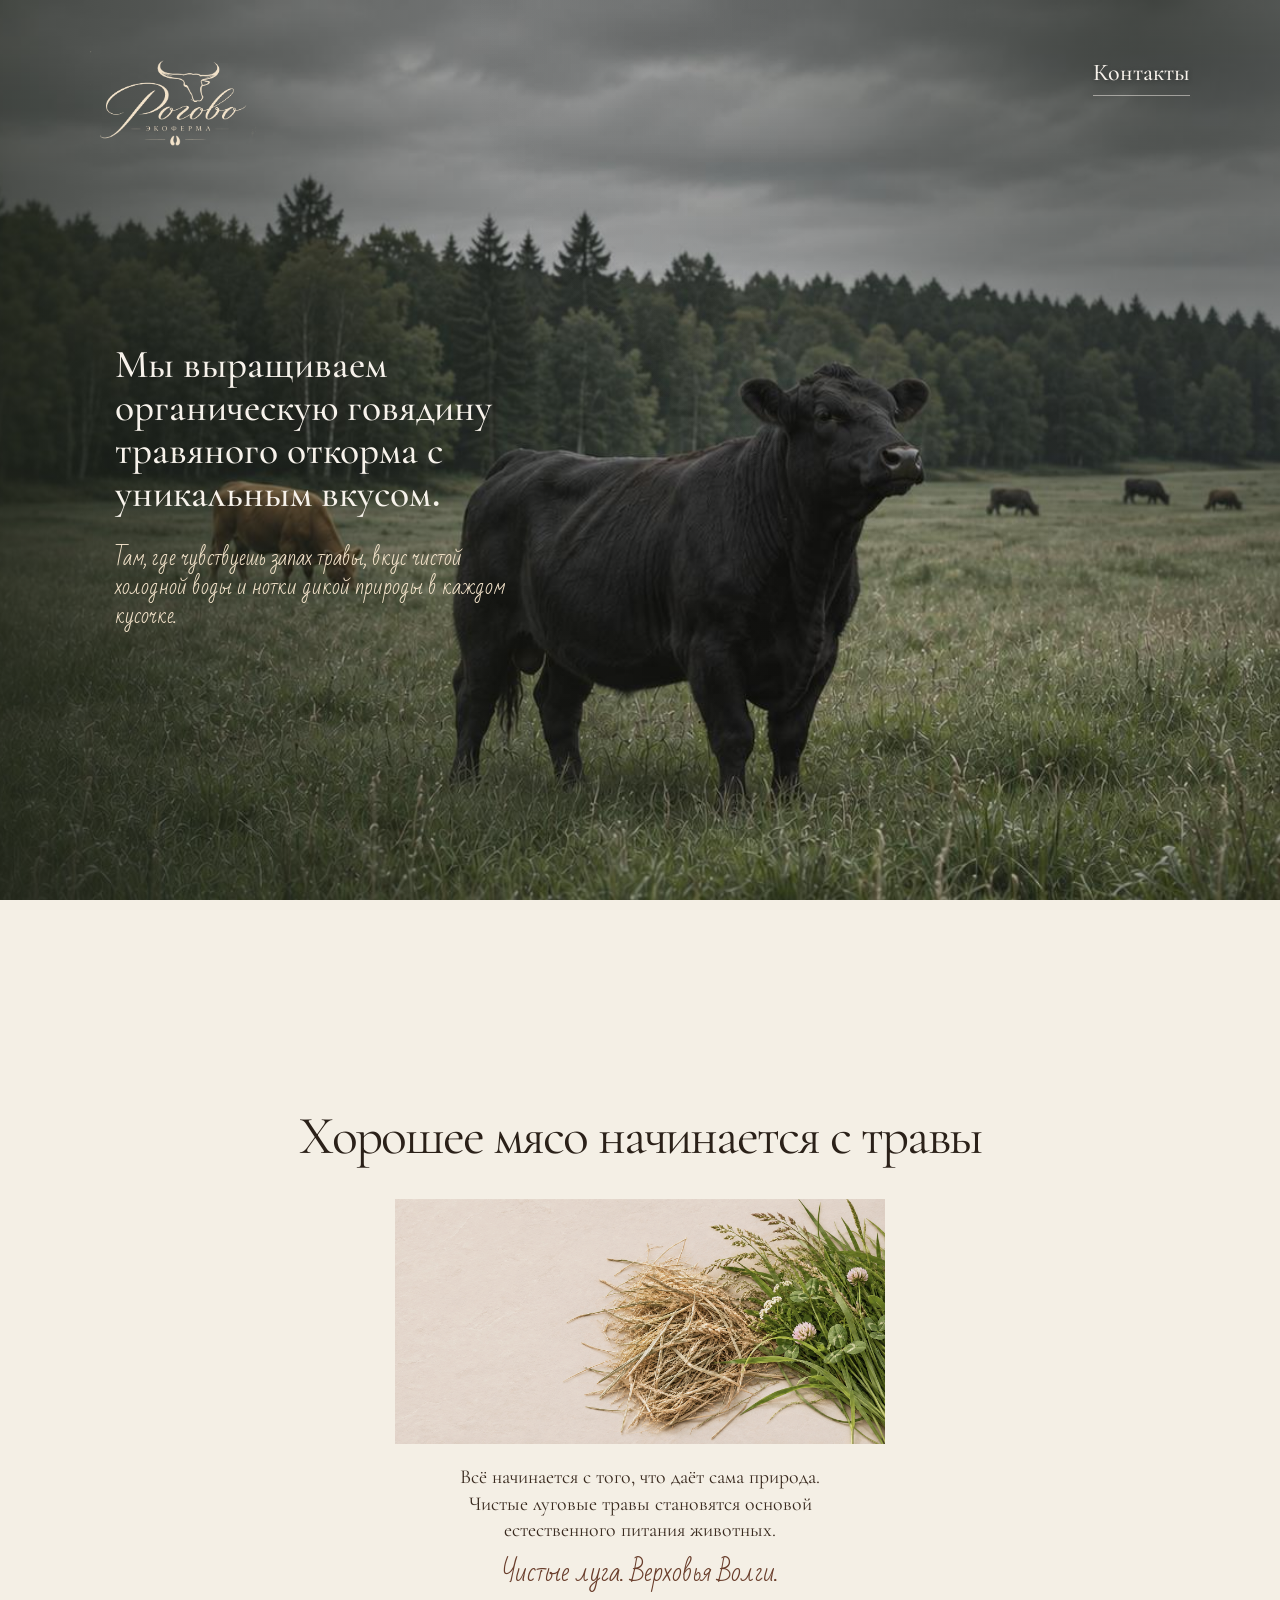
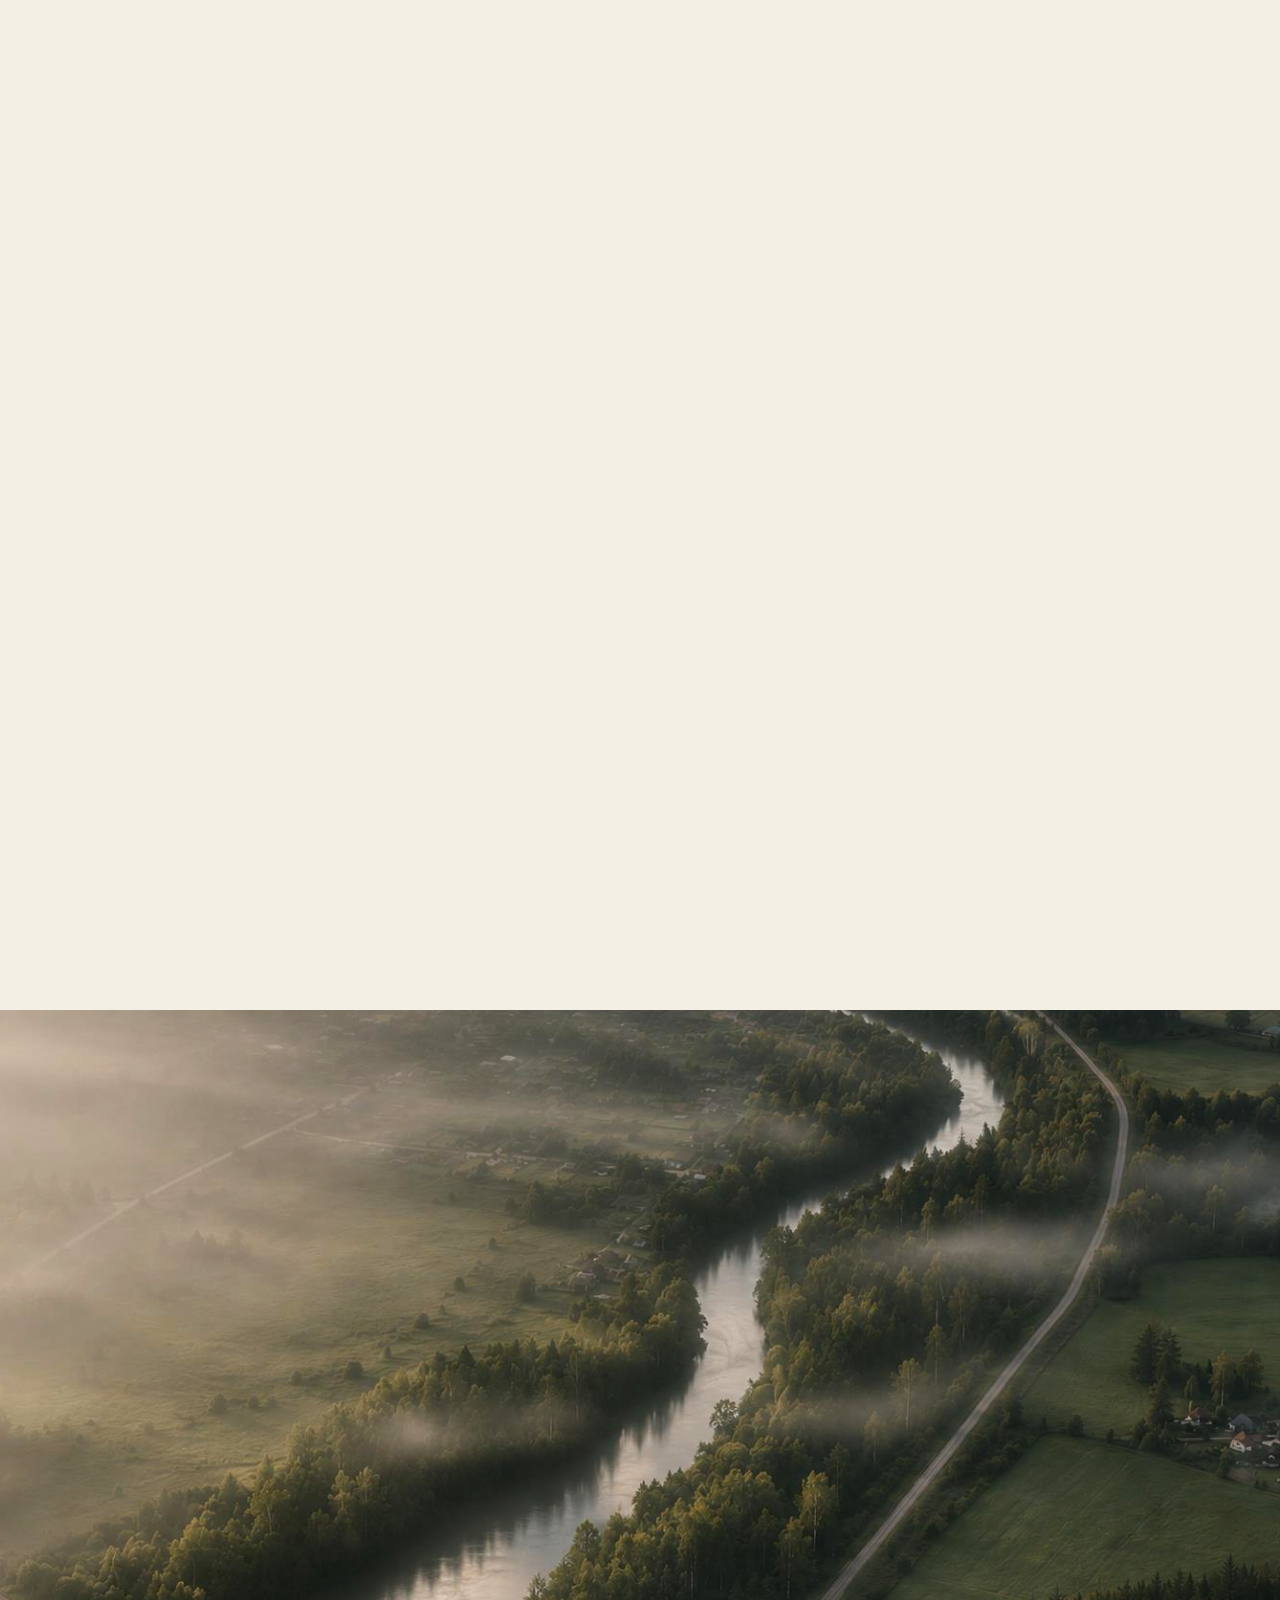
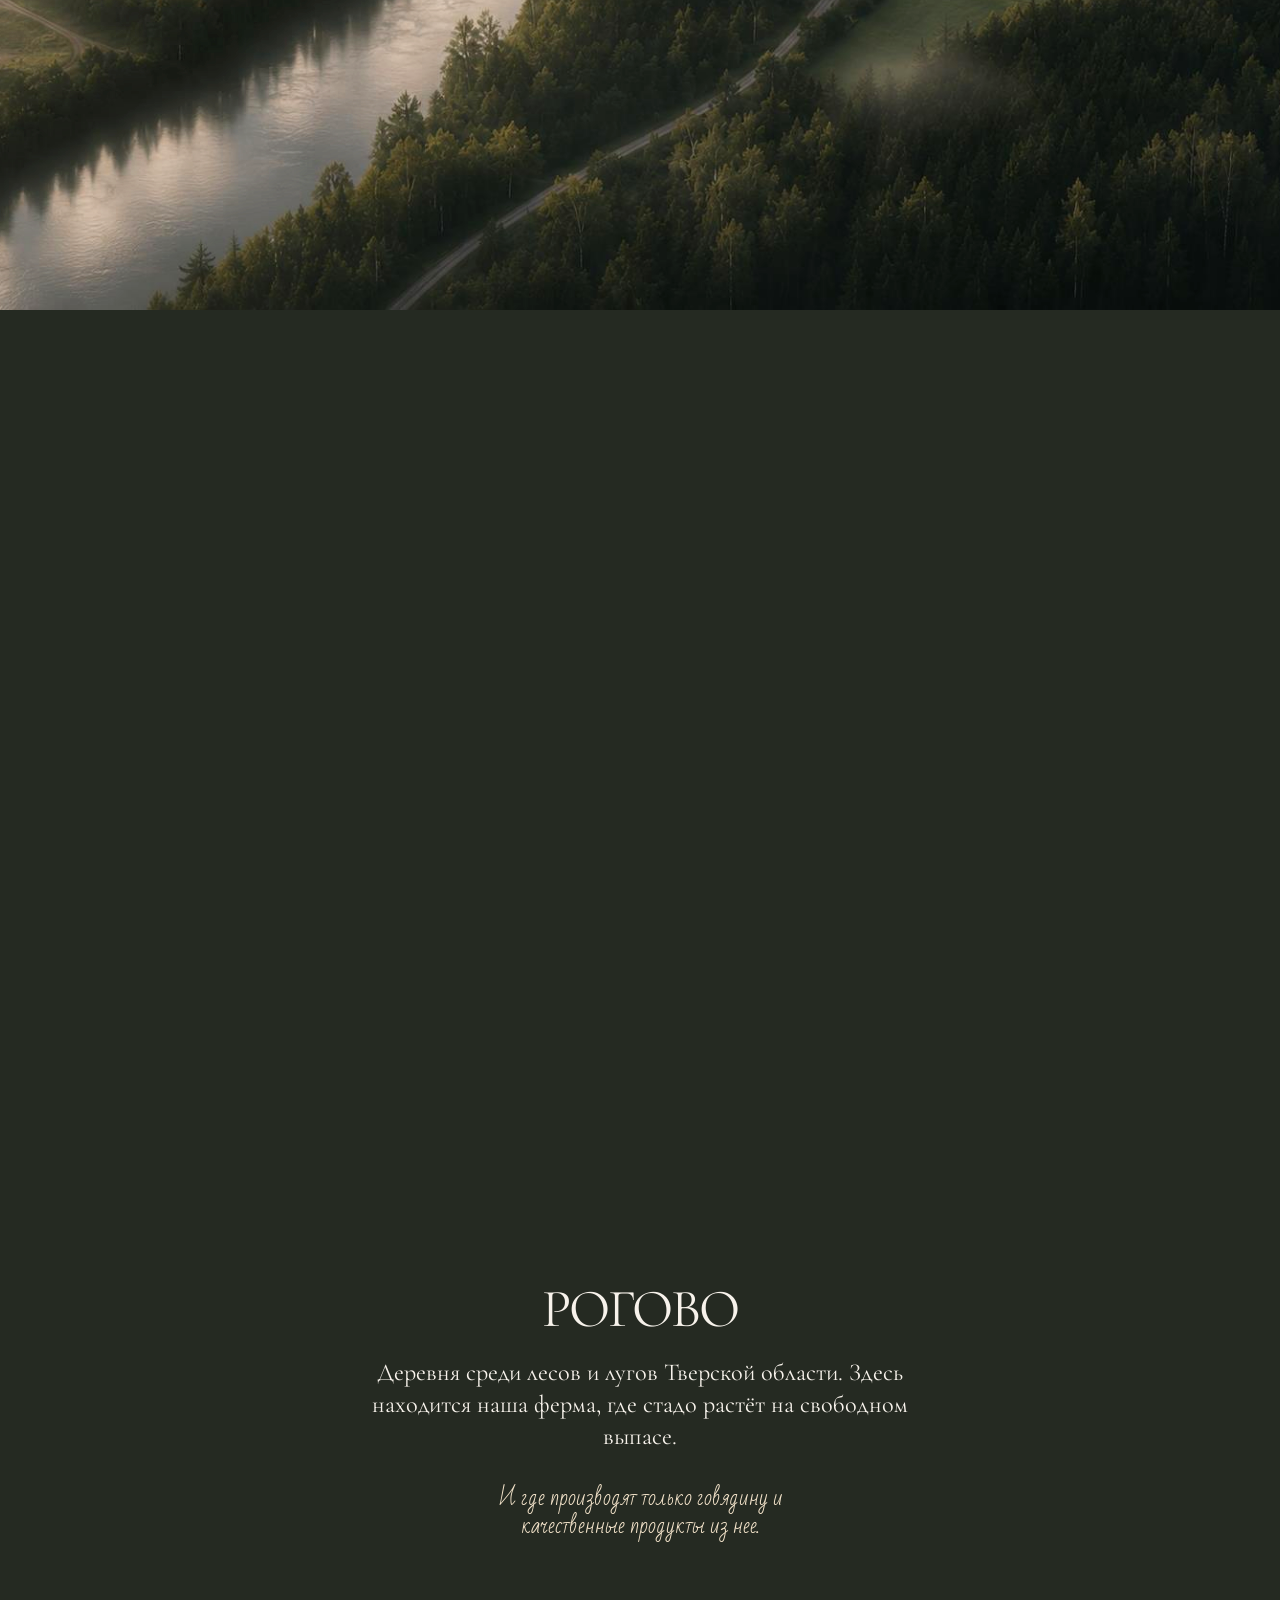
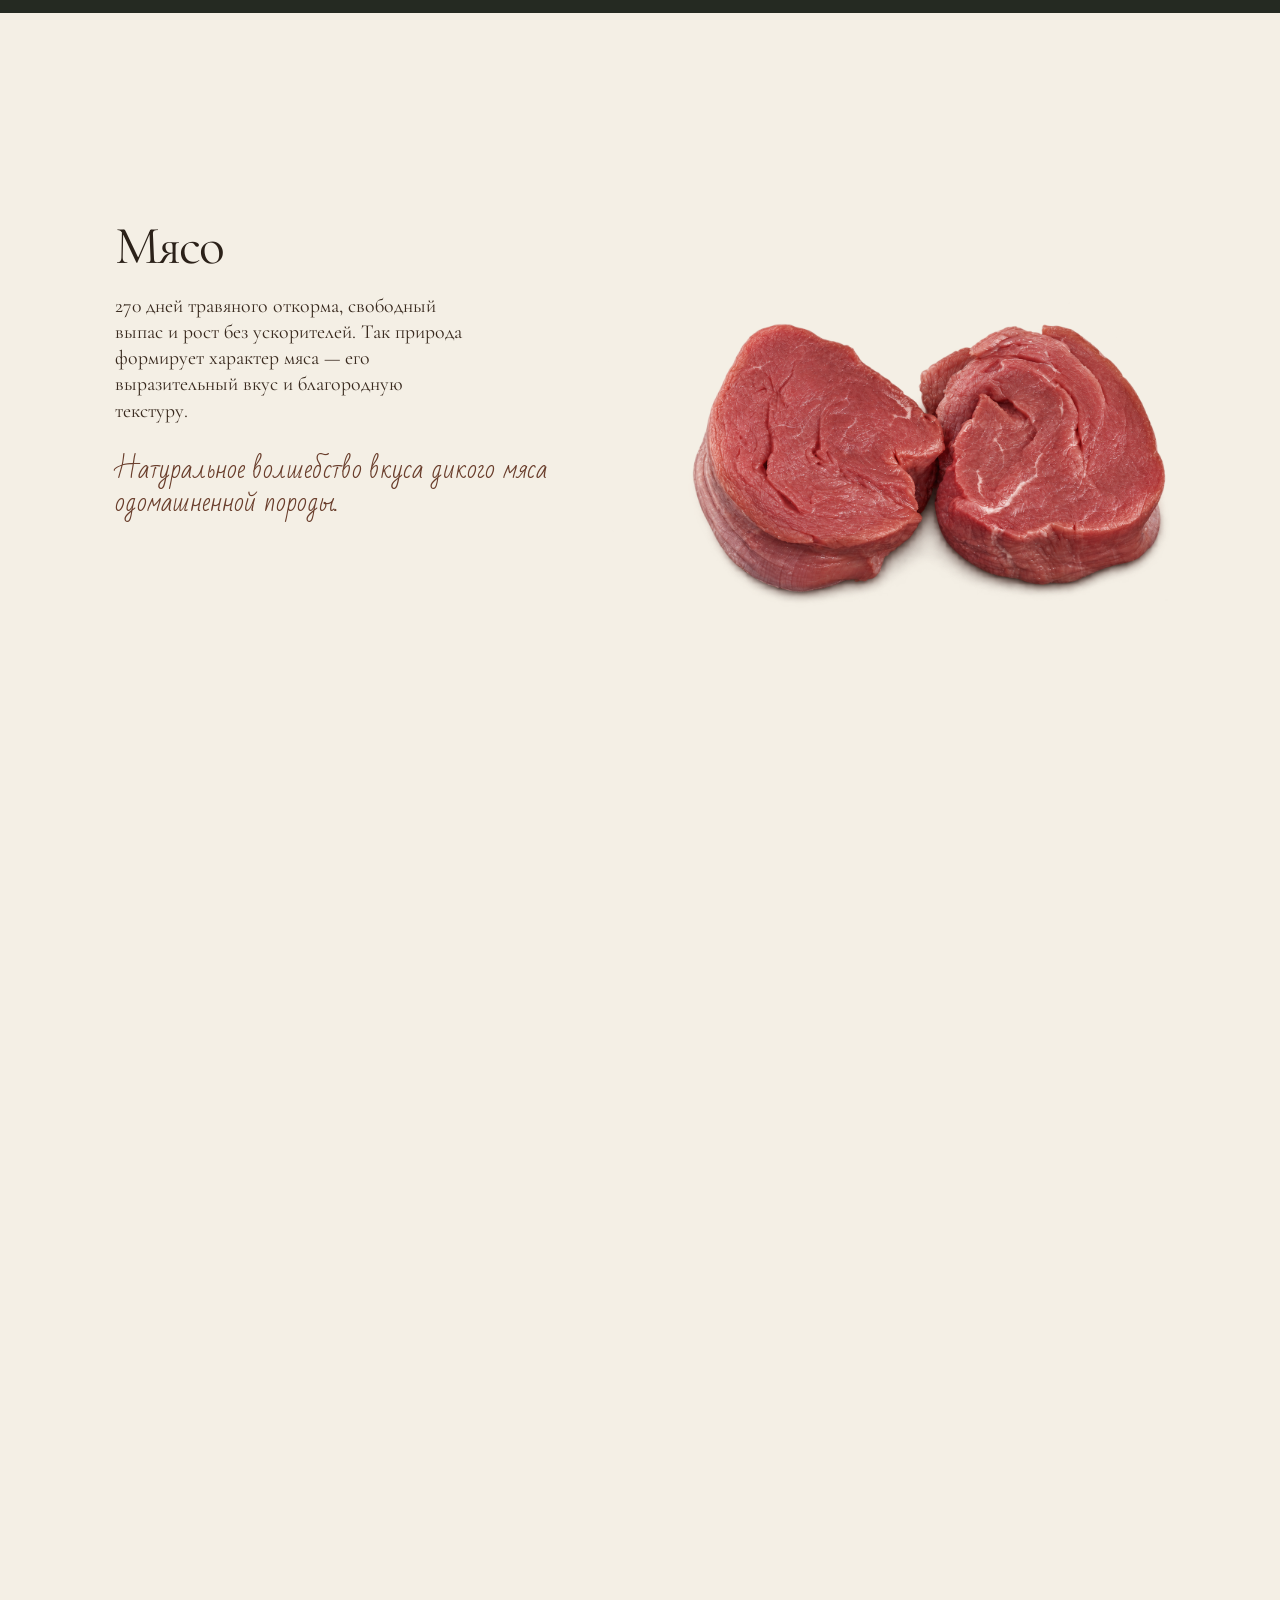
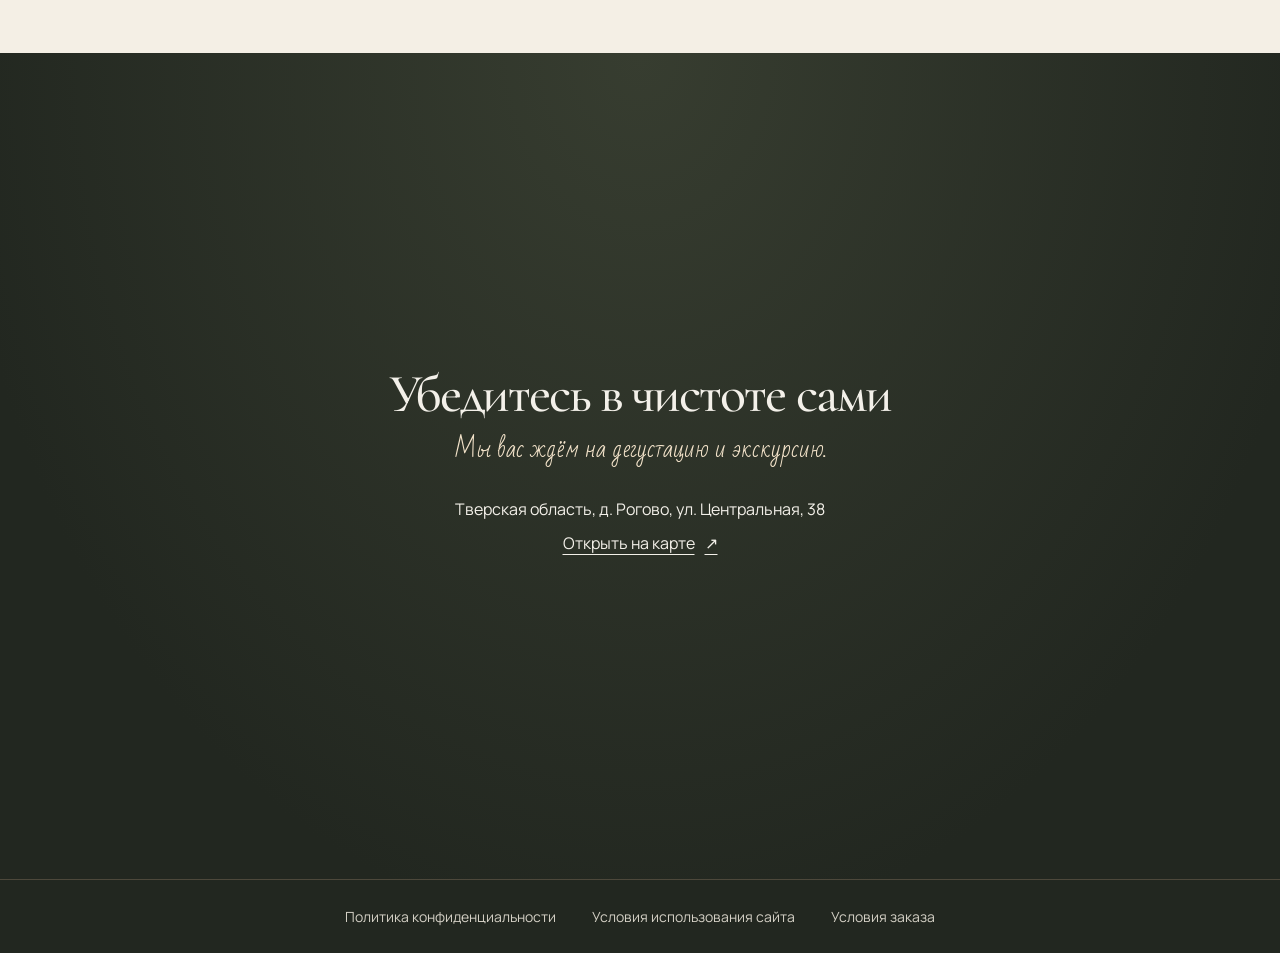
<file: index.html>
<!doctype html>
<html lang="ru">
<head>
  <meta charset="utf-8">
<meta name="robots" content="noindex, nofollow" data-publish>
  <meta name="viewport" content="width=device-width, initial-scale=1">
  <title>Рогово — первый экран и подход</title>
  <link rel="stylesheet" href="style.css">
  <link rel="stylesheet" href="hero-v4.css">
  <link rel="stylesheet" href="limestone-edition.css?v=mobile-05">
  <script src="cinema.js" defer></script>
</head>
<body>
  <main>
    <section class="coat-hero" aria-labelledby="hero-title">
      <img class="coat-logo" src="assets/hero-logo-light.png" alt="Рогово — экоферма">
      <a class="shop-banner-action hero-contacts" href="#contacts">Контакты</a>
      <div class="pasture-hero-copy">
        <h1 id="hero-title">Мы выращиваем органическую говядину травяного откорма с уникальным вкусом.</h1>
        <p class="pasture-hero-note">Там, где чувствуешь запах травы, вкус чистой холодной воды и нотки дикой природы в каждом кусочке.</p>
      </div>
    </section>
    <section class="sequence approach-sequence" aria-label="Подход Рогово">
    <div class="stage">
    <article class="scene meadow" aria-labelledby="approach">
      <div class="approach">
        <h2 id="approach">Хорошее мясо начинается с травы</h2>
        <div class="still-life">
          <img src="assets/meadow-neutral-limestone.png" alt="Свежие травы и сено на цельной светлой каменной поверхности">
        </div>
        <p class="scene-description">Всё начинается с того, что даёт сама природа. Чистые луговые травы становятся основой естественного питания животных.</p>
        <p class="scene-note">Чистые луга. Верховья Волги.</p>
      </div>
    </article>
    <article class="scene breeding" aria-labelledby="breeding">
      <img class="scene-image" src="assets/breeds-neutral-limestone.png" alt="Коричневая калмыцкая корова впереди, чёрная абердин-ангусская позади">
      <div class="scene-copy">
        <h2 id="breeding">Чем отличается узнаваемый флорентийский стейк?</h2>
        <p class="scene-description">Во флорентийском стейке на первом плане вкус самого мяса. У нашей говядины свой характер, который ей дают две породы — калмыцкая и абердин-ангусская.</p>
        <p class="scene-note">Настоящий вкус начинается с породы.</p>
      </div>
    </article>
    <article class="scene cycle" aria-labelledby="cycle">
      <img class="scene-image" src="assets/stamp-matched-limestone.png" alt="Тёмный штемпель и коричневый оттиск логотипа «Рогово» на белой бумаге">
      <div class="scene-copy">
        <h2 id="cycle">От пастбища до стола</h2>
        <p class="scene-description">Каждый этап находится под нашим контролем — от выращивания животных до готового продукта. Никакой химии, ГМО и гормонов. Только ответственность за то, что мы создаём.</p>
        <p class="scene-note">Качество можно гарантировать, только когда всё делаешь сам.</p>
      </div>
    </article>
    </div>
    </section>
    <section class="origin" id="origin" aria-labelledby="origin-title">
      <div class="origin-panel">
        <div class="origin-frame">
          <div class="origin-art" role="img" aria-label="Художественный вид с низкой высоты по спутниковому кадру Западной Двины у Рогово"></div>
        </div>
        <div class="origin-copy">
          <h2 id="origin-title">РОГОВО</h2>
          <p>Деревня среди лесов и лугов Тверской области. Здесь находится наша ферма, где стадо растёт на свободном выпасе.</p>
          <p class="origin-note">И где производят только говядину и качественные продукты из нее.</p>
        </div>
      </div>
    </section>
    <section id="products" aria-label="Продукция Рогово">
    <div class="sequence products">
      <div class="stage">
        <article class="scene product-scene" aria-labelledby="product-beef">
          <div class="product-visual"><img src="assets/product-flat-beef.png" alt="Два постных среза говядины"></div>
          <div class="scene-copy">
            <h2 id="product-beef">Мясо</h2>
            <p class="product-description">270 дней травяного откорма, свободный выпас и рост без ускорителей. Так природа формирует характер мяса — его выразительный вкус и благородную текстуру.</p>
            <p class="scene-note">Натуральное волшебство вкуса дикого мяса одомашненной породы.</p>
          </div>
        </article>
        <article class="scene product-scene" aria-labelledby="product-offal">
          <div class="product-visual">
            <img src="assets/product-flat-liver.png" alt="Говяжья печень">
            <img class="product-detail" src="assets/product-flat-pate.png" alt="Срез говяжьего паштета">
          </div>
          <div class="scene-copy">
            <h2 id="product-offal">Субпродукты</h2>
            <p class="product-description">У каждого продукта свой характер: у печени — выразительный, глубокий вкус, у паштета — нежная текстура и тонкое послевкусие. Их объединяет чистота происхождения.</p>
            <p class="scene-note">Вкусы, которые вы, скорее всего, никогда ещё не пробовали.</p>
          </div>
        </article>
        <article class="scene product-scene product-scene--final" aria-labelledby="product-pelmeni">
          <div class="product-visual"><img src="assets/product-flat-pelmeni-amber.png" alt="Два целых пельменя и один в разрезе в светлом говяжьем бульоне"></div>
          <div class="scene-copy">
            <h2 id="product-pelmeni"><span class="title-line">Основа классической</span> <span class="title-line">итальянской кухни</span></h2>
            <p class="product-description">Нежные пельмени в прозрачном говяжьем бульоне. Достаточно соли и перца, чтобы раскрыть всю глубину вкуса говядины.</p>
            <p class="scene-note">Чистый вкус и есть усилитель.</p>
          </div>
          <div class="shop-banner">
            <img class="shop-banner-logo" src="assets/rogovo-logo-brown.png" alt="Рогово — экоферма">
            <button class="shop-banner-action" type="button" disabled>Перейти в магазин <span aria-hidden="true">→</span></button>
          </div>
        </article>
      </div>
    </div>
    </section>
  </main>
  <div class="page-end" id="contacts">
    <section class="farm-visit" aria-labelledby="visit-title">
      <h2 id="visit-title">Убедитесь в чистоте сами</h2>
      <p class="farm-visit-note">Мы вас ждём на дегустацию и экскурсию.</p>
      <address>Тверская область, д. Рогово, ул. Центральная, 38</address>
      <a class="shop-banner-action" href="https://yandex.ru/maps/?text=%D0%A2%D0%B2%D0%B5%D1%80%D1%81%D0%BA%D0%B0%D1%8F%20%D0%BE%D0%B1%D0%BB%D0%B0%D1%81%D1%82%D1%8C%2C%20%D0%B4.%20%D0%A0%D0%BE%D0%B3%D0%BE%D0%B2%D0%BE%2C%20%D1%83%D0%BB.%20%D0%A6%D0%B5%D0%BD%D1%82%D1%80%D0%B0%D0%BB%D1%8C%D0%BD%D0%B0%D1%8F%2C%2038">Открыть на карте <span aria-hidden="true">↗</span></a>
    </section>
  <footer class="site-footer">
    <ul>
      <li>Политика конфиденциальности</li>
      <li>Условия использования сайта</li>
      <li>Условия заказа</li>
    </ul>
  </footer>
  </div>
</body>
</html>
</file>
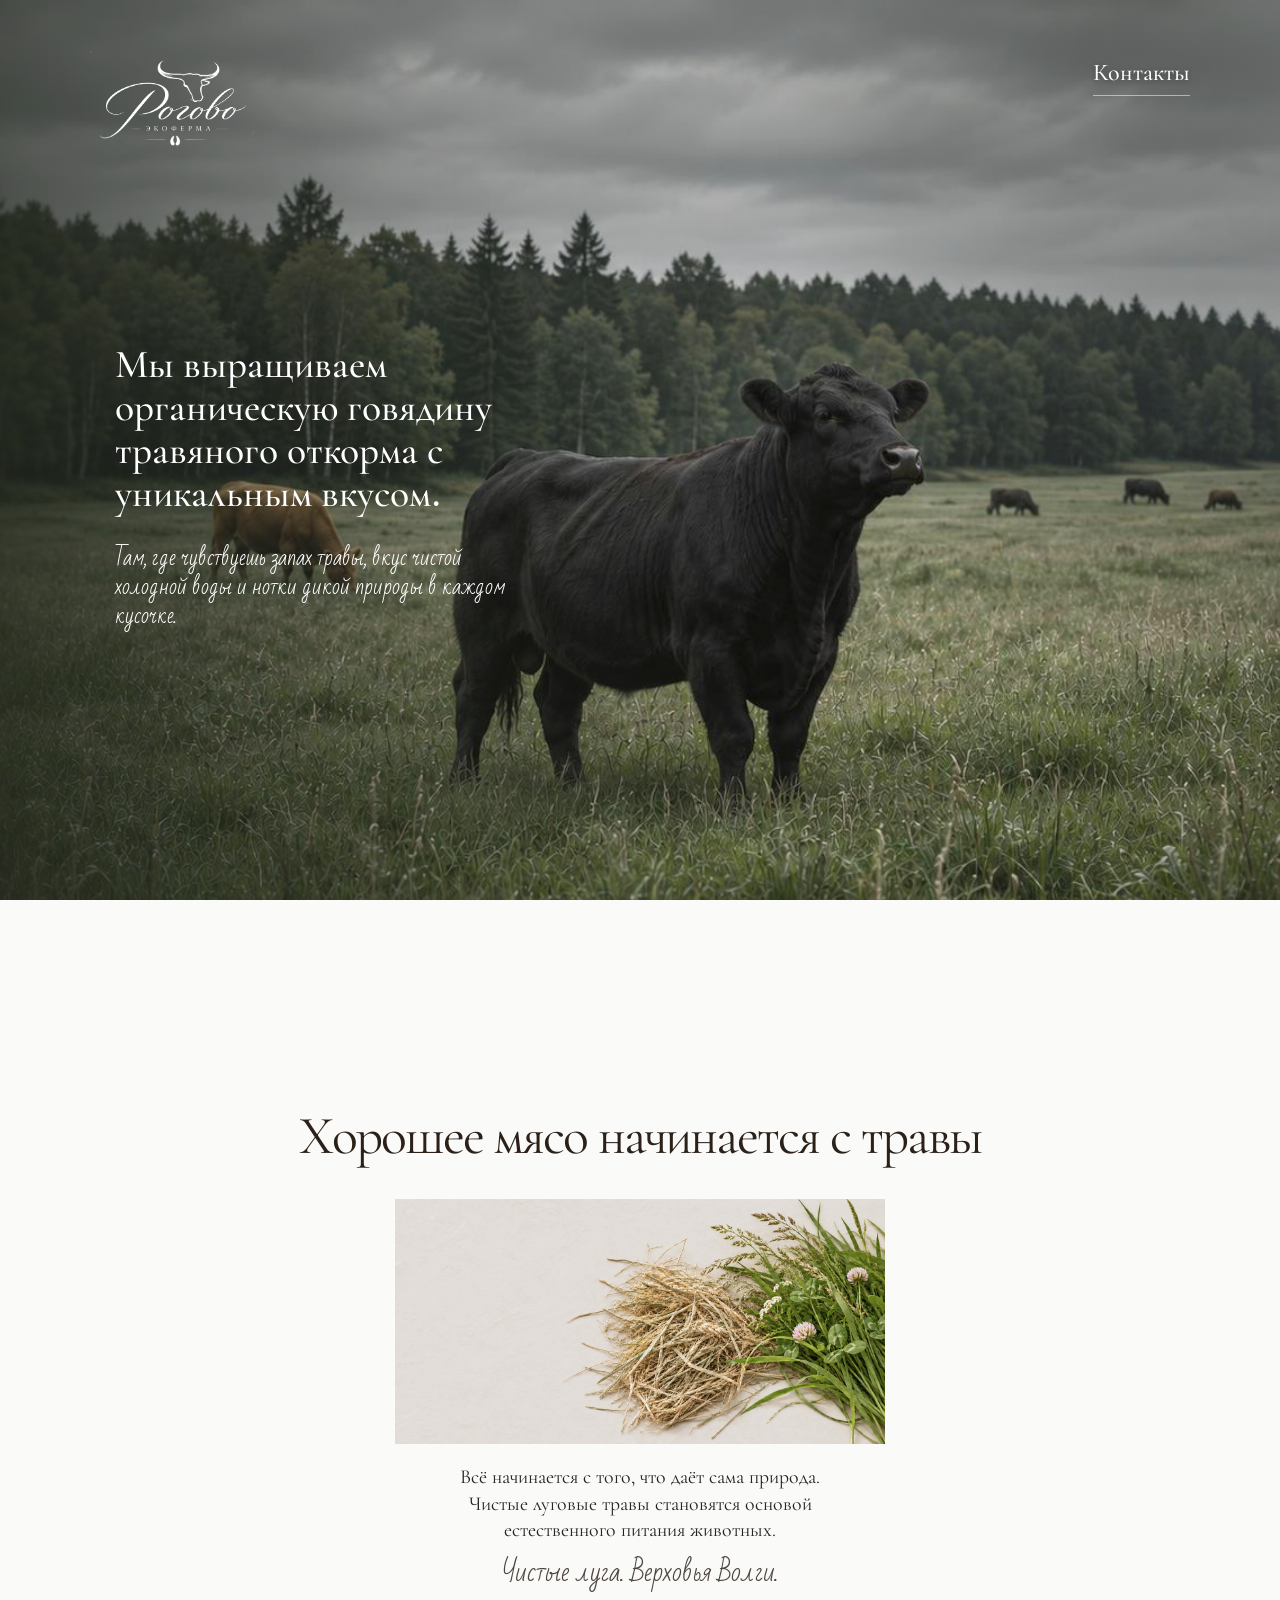
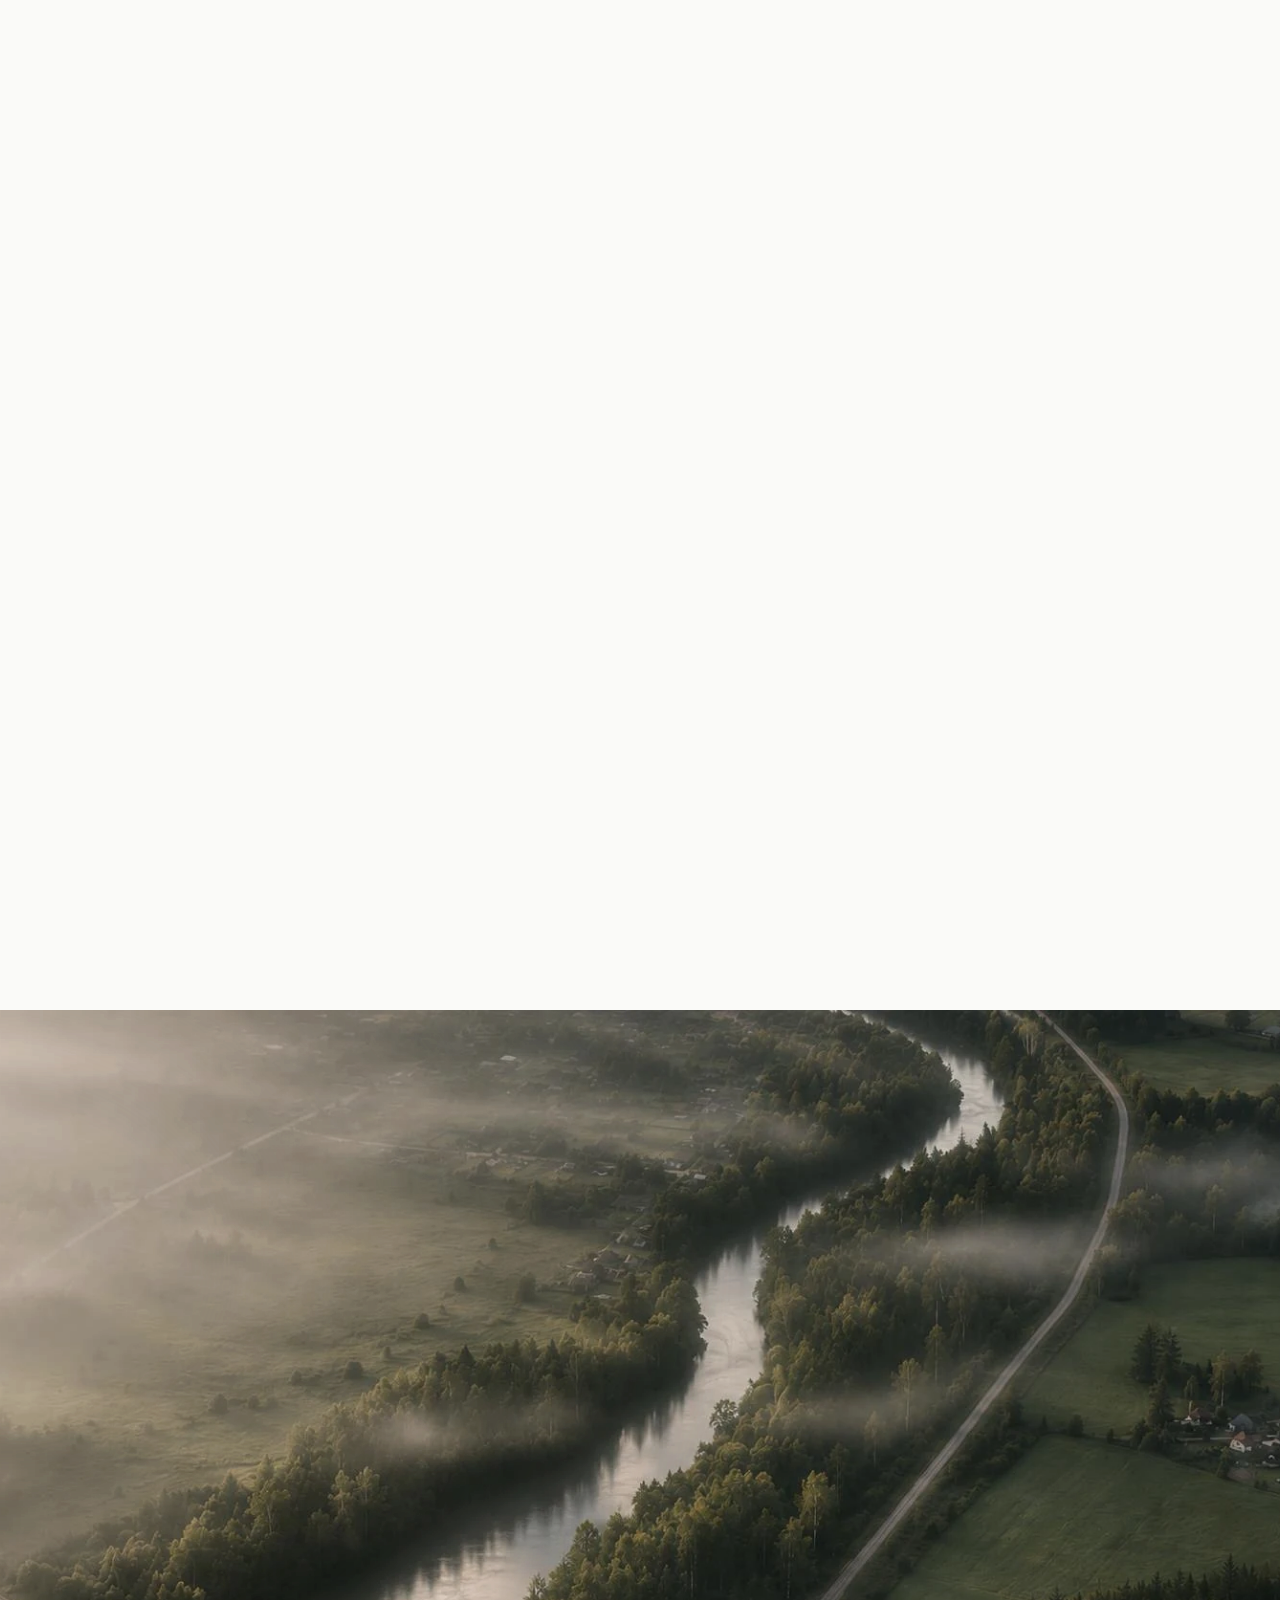
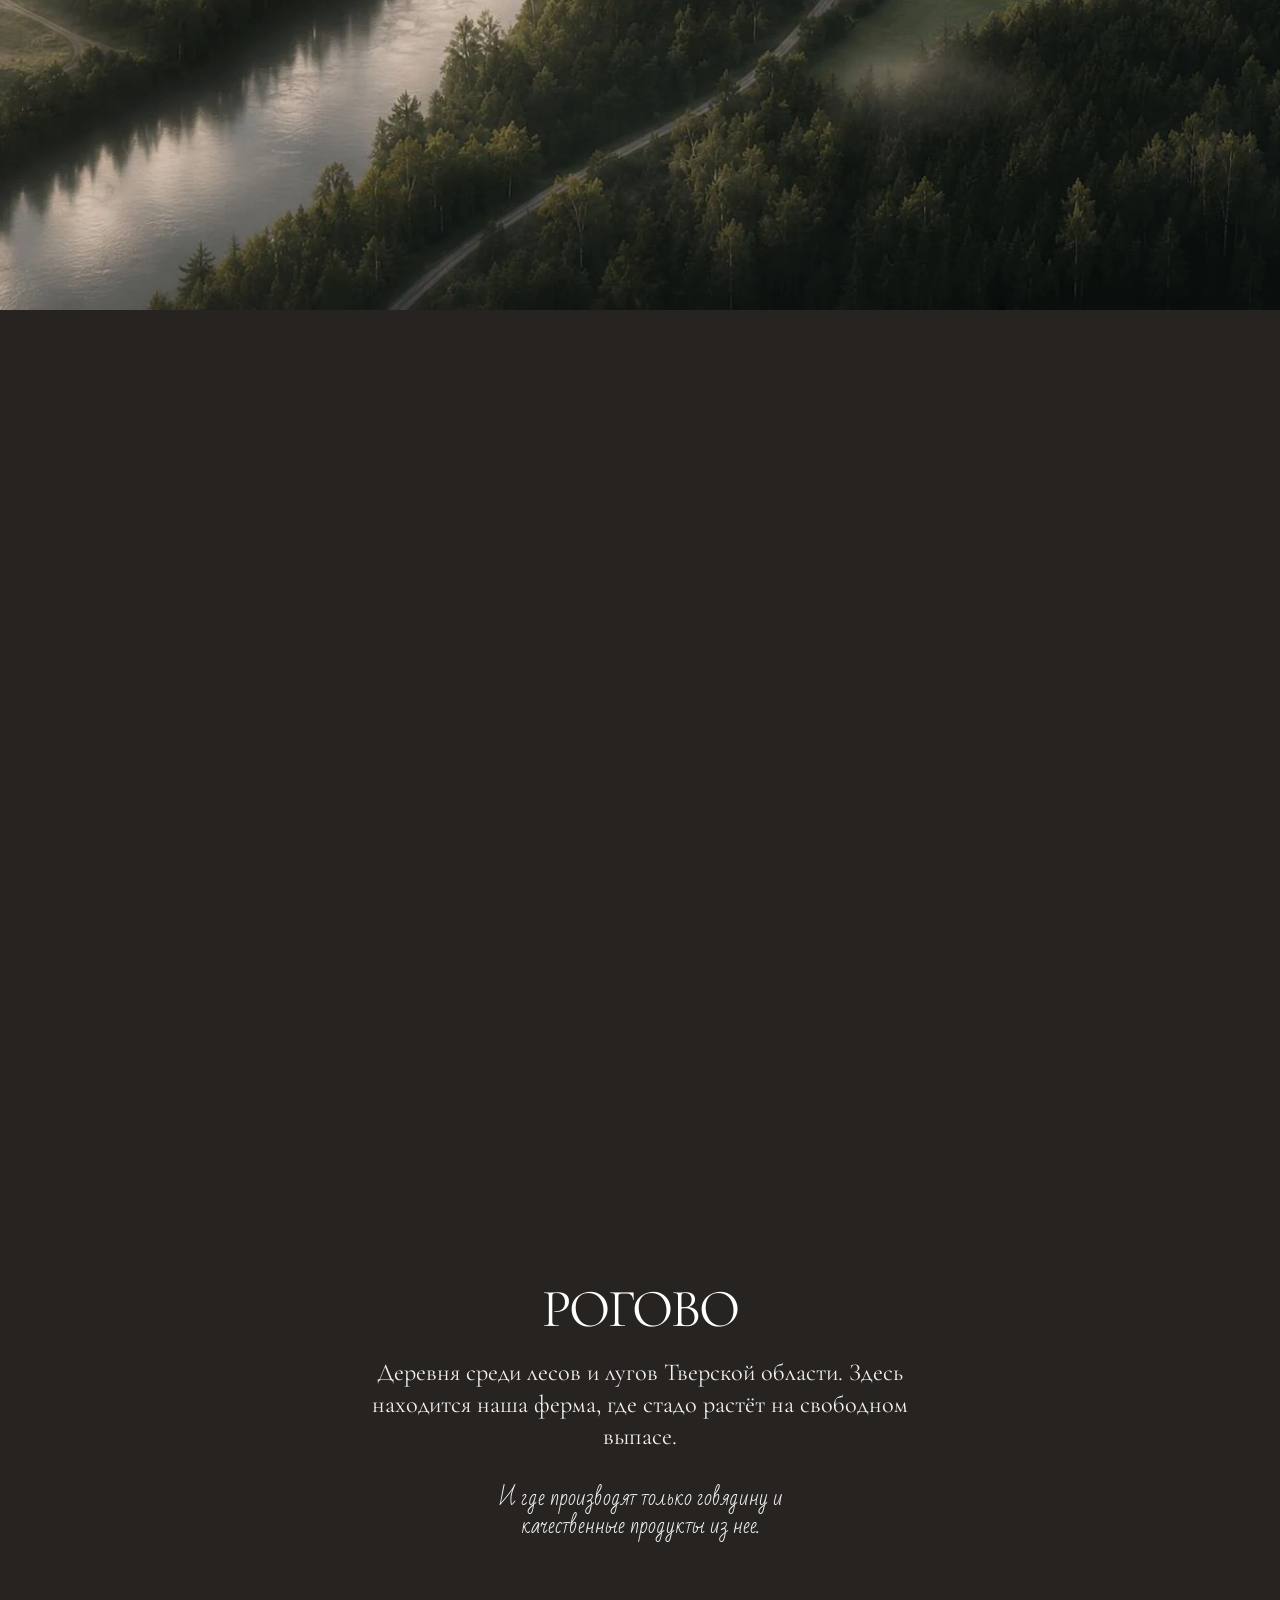
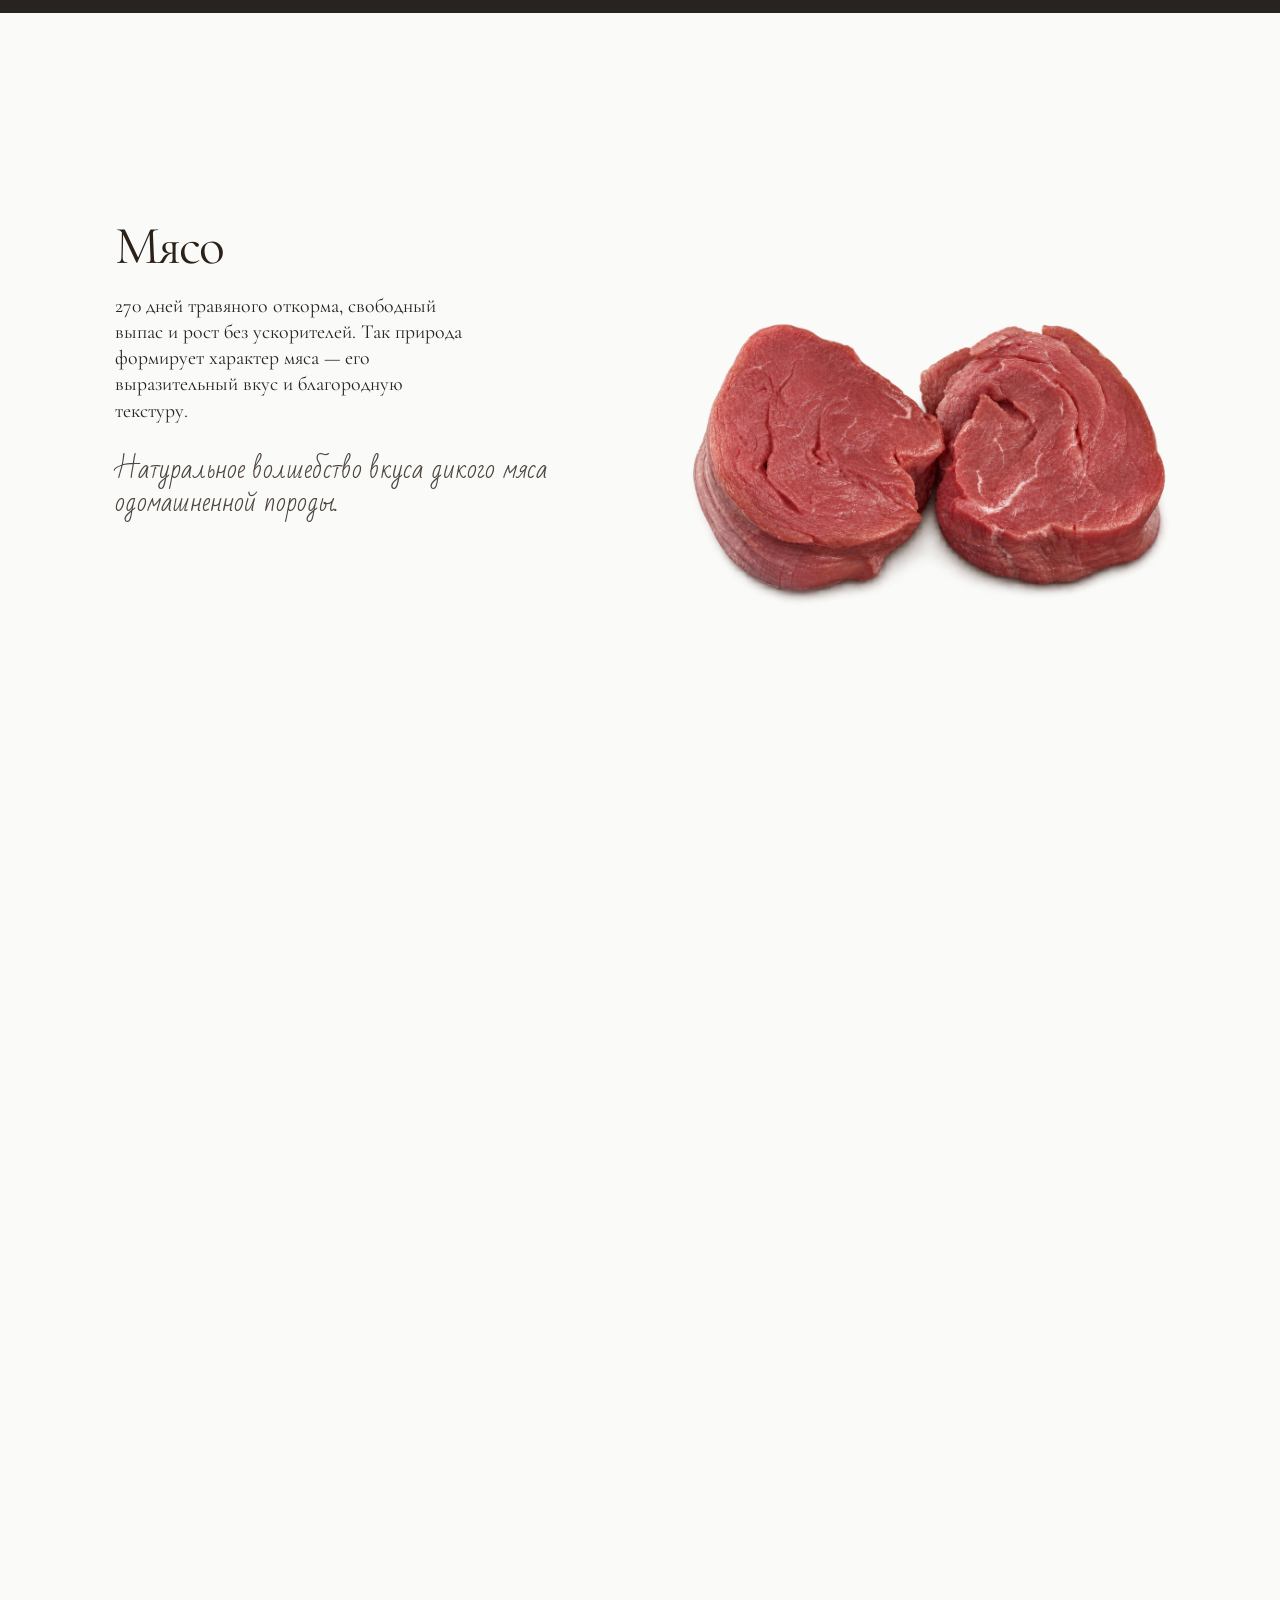
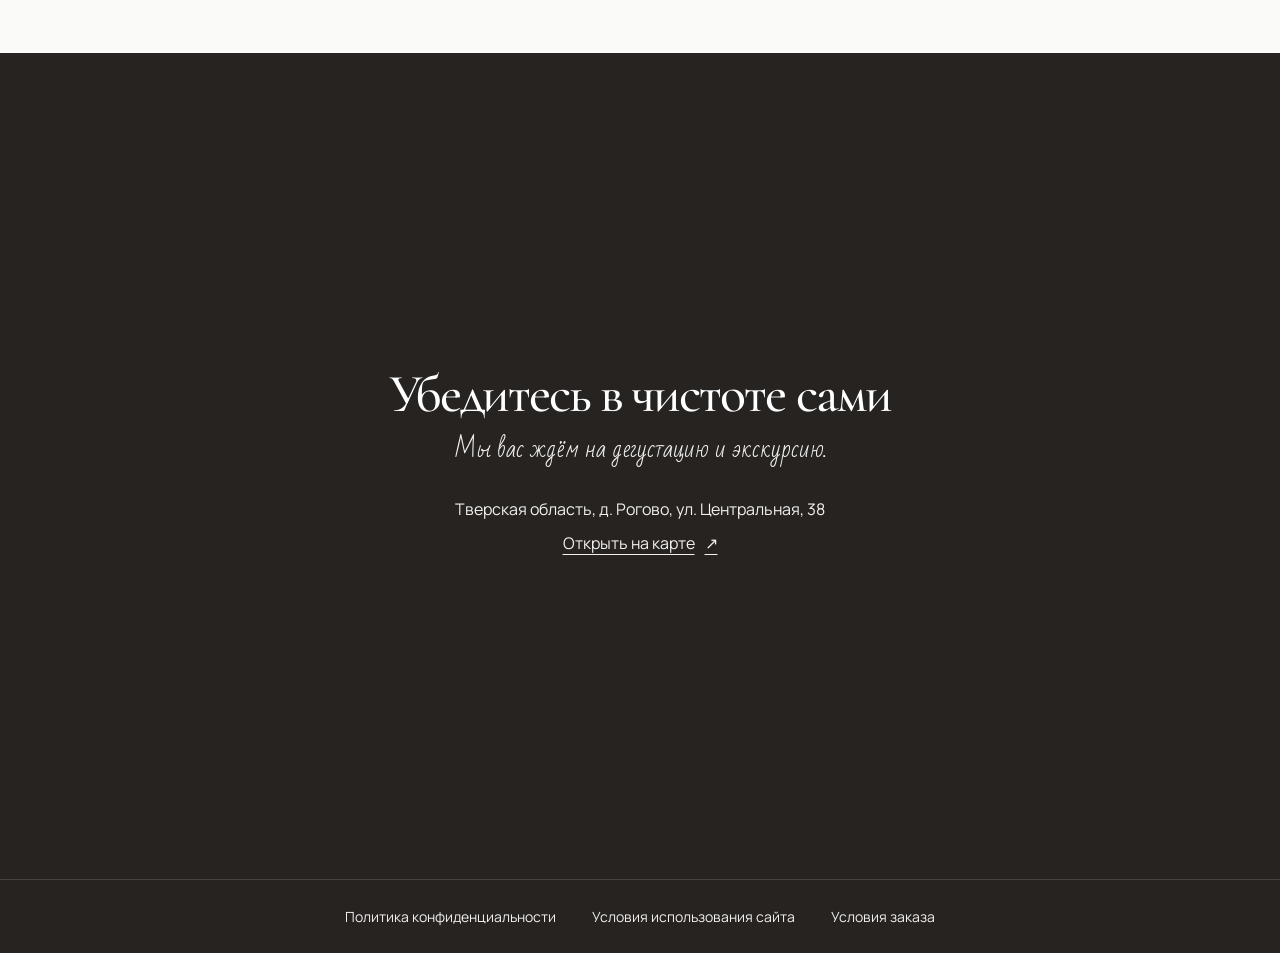
<file: v2-graphite/index.html>
<!doctype html>
<html lang="ru">
<head>
  <meta charset="utf-8">
  <meta name="robots" content="noindex, nofollow" data-publish>
  <meta name="viewport" content="width=device-width, initial-scale=1">
  <title>Рогово — вариант 2 · белый и графит</title>
  <link rel="preload" as="image" href="assets/hero-pasture-mobile.webp" media="(max-width: 720px)" fetchpriority="high">
  <link rel="preload" as="image" href="assets/hero-pasture.jpg" media="(width > 720px)" fetchpriority="high">
  <link rel="stylesheet" href="style.css?v=graphite-09">
  <link rel="stylesheet" href="hero-v4.css">
  <link rel="stylesheet" href="limestone-edition.css?v=graphite-09">
  <script src="cinema.js" defer></script>
</head>
<body>
  <main>
    <section class="coat-hero" aria-labelledby="hero-title">
      <img class="coat-logo" src="assets/hero-logo-light.png" alt="Рогово — экоферма">
      <a class="shop-banner-action hero-contacts" href="#contacts">Контакты</a>
      <div class="pasture-hero-copy">
        <h1 id="hero-title">Мы выращиваем органическую говядину травяного откорма с уникальным вкусом.</h1>
        <p class="pasture-hero-note">Там, где чувствуешь запах травы, вкус чистой холодной воды и нотки дикой природы в каждом кусочке.</p>
      </div>
    </section>
    <section class="sequence approach-sequence" aria-label="Подход Рогово">
    <div class="stage">
    <article class="scene meadow" aria-labelledby="approach">
      <div class="approach">
        <h2 id="approach">Хорошее мясо начинается с травы</h2>
        <div class="still-life">
          <img src="assets/meadow-graphite-limestone.webp" alt="Свежие травы и сено на цельной светлой каменной поверхности">
        </div>
        <p class="scene-description">Всё начинается с того, что даёт сама природа. Чистые луговые травы становятся основой естественного питания животных.</p>
        <p class="scene-note">Чистые луга. Верховья Волги.</p>
      </div>
    </article>
    <article class="scene breeding" aria-labelledby="breeding">
      <img class="scene-image" src="assets/breeds-graphite-limestone.webp" alt="Коричневая калмыцкая корова впереди, чёрная абердин-ангусская позади">
      <div class="scene-copy">
        <h2 id="breeding">Чем отличается узнаваемый флорентийский стейк?</h2>
        <p class="scene-description">Во флорентийском стейке на первом плане вкус самого мяса. У нашей говядины свой характер, который ей дают две породы — калмыцкая и абердин-ангусская.</p>
        <p class="scene-note">Настоящий вкус начинается с породы.</p>
      </div>
    </article>
    <article class="scene cycle" aria-labelledby="cycle">
      <img class="scene-image" src="assets/stamp-graphite-limestone.webp" alt="Тёмный штемпель и коричневый оттиск логотипа «Рогово» на белой бумаге">
      <div class="scene-copy">
        <h2 id="cycle">От пастбища до стола</h2>
        <p class="scene-description">Каждый этап находится под нашим контролем — от выращивания животных до готового продукта. Никакой химии, ГМО и гормонов. Только ответственность за то, что мы создаём.</p>
        <p class="scene-note">Качество можно гарантировать, только когда всё делаешь сам.</p>
      </div>
    </article>
    </div>
    </section>
    <section class="origin" id="origin" aria-labelledby="origin-title">
      <div class="origin-panel">
        <div class="origin-frame">
          <div class="origin-art" role="img" aria-label="Художественный вид с низкой высоты по спутниковому кадру Западной Двины у Рогово"></div>
        </div>
        <div class="origin-copy">
          <h2 id="origin-title">РОГОВО</h2>
          <p>Деревня среди лесов и лугов Тверской области. Здесь находится наша ферма, где стадо растёт на свободном выпасе.</p>
          <p class="origin-note">И где производят только говядину и качественные продукты из нее.</p>
        </div>
      </div>
    </section>
    <section id="products" aria-label="Продукция Рогово">
    <div class="sequence products">
      <div class="stage">
        <article class="scene product-scene" aria-labelledby="product-beef">
          <div class="product-visual"><img src="assets/product-flat-beef.webp" fetchpriority="low" alt="Два постных среза говядины"></div>
          <div class="scene-copy">
            <h2 id="product-beef">Мясо</h2>
            <p class="product-description">270 дней травяного откорма, свободный выпас и рост без ускорителей. Так природа формирует характер мяса — его выразительный вкус и благородную текстуру.</p>
            <p class="scene-note">Натуральное волшебство вкуса дикого мяса одомашненной породы.</p>
          </div>
        </article>
        <article class="scene product-scene" aria-labelledby="product-offal">
          <div class="product-visual">
            <img src="assets/product-flat-liver.webp" fetchpriority="low" alt="Говяжья печень">
            <img class="product-detail" src="assets/product-flat-pate.webp" fetchpriority="low" alt="Срез говяжьего паштета">
          </div>
          <div class="scene-copy">
            <h2 id="product-offal">Субпродукты</h2>
            <p class="product-description">У каждого продукта свой характер: у печени — выразительный, глубокий вкус, у паштета — нежная текстура и тонкое послевкусие. Их объединяет чистота происхождения.</p>
            <p class="scene-note">Вкусы, которые вы, скорее всего, никогда ещё не пробовали.</p>
          </div>
        </article>
        <article class="scene product-scene product-scene--final" aria-labelledby="product-pelmeni">
          <div class="product-visual"><img src="assets/product-flat-pelmeni-amber.webp" fetchpriority="low" alt="Два целых пельменя и один в разрезе в светлом говяжьем бульоне"></div>
          <div class="scene-copy">
            <h2 id="product-pelmeni"><span class="title-line">Основа классической</span> <span class="title-line">итальянской кухни</span></h2>
            <p class="product-description">Нежные пельмени в прозрачном говяжьем бульоне. Достаточно соли и перца, чтобы раскрыть всю глубину вкуса говядины.</p>
            <p class="scene-note">Чистый вкус и есть усилитель.</p>
          </div>
          <div class="shop-banner">
            <img class="shop-banner-logo" src="assets/rogovo-logo-brown.png" alt="Рогово — экоферма">
            <button class="shop-banner-action" type="button" disabled>Перейти в магазин <span aria-hidden="true">→</span></button>
          </div>
        </article>
      </div>
    </div>
    </section>
  </main>
  <div class="page-end" id="contacts">
    <section class="farm-visit" aria-labelledby="visit-title">
      <h2 id="visit-title">Убедитесь в чистоте сами</h2>
      <p class="farm-visit-note">Мы вас ждём на дегустацию и экскурсию.</p>
      <address>Тверская область, д. Рогово, ул. Центральная, 38</address>
      <a class="shop-banner-action" href="https://yandex.ru/maps/?text=%D0%A2%D0%B2%D0%B5%D1%80%D1%81%D0%BA%D0%B0%D1%8F%20%D0%BE%D0%B1%D0%BB%D0%B0%D1%81%D1%82%D1%8C%2C%20%D0%B4.%20%D0%A0%D0%BE%D0%B3%D0%BE%D0%B2%D0%BE%2C%20%D1%83%D0%BB.%20%D0%A6%D0%B5%D0%BD%D1%82%D1%80%D0%B0%D0%BB%D1%8C%D0%BD%D0%B0%D1%8F%2C%2038">Открыть на карте <span aria-hidden="true">↗</span></a>
    </section>
  <footer class="site-footer">
    <ul>
      <li>Политика конфиденциальности</li>
      <li>Условия использования сайта</li>
      <li>Условия заказа</li>
    </ul>
  </footer>
  </div>
</body>
</html>
</file>
<file: style.css>
:root {
  --approach-paper: #f4efe5;
  --hero-overlap: clamp(64px, 11svh, 115px);
  --display-size: clamp(42px, min(4.2vw, 7.2svh), 72px);
  --display-spacing: -.038em;
  --story-inline-inset: clamp(24px, 9vw, 156px);
  --story-description-gap: clamp(18px, 1.6vw, 28px);
  --story-note-gap: clamp(22px, 2.35vw, 36px);
}

@font-face {
  font-family: Cormorant;
  src: url(assets/cormorant-cyr.woff2) format("woff2");
  font-display: swap;
}
@font-face {
  font-family: Manrope;
  src: url(assets/manrope-cyr.woff2) format("woff2");
  font-display: swap;
  unicode-range: U+0400-045F;
}
@font-face {
  font-family: Manrope;
  src: url(assets/manrope-lat.woff2) format("woff2");
  font-display: swap;
  unicode-range: U+0000-00FF, U+2000-206F;
}
* { box-sizing: border-box; }
body { margin: 0; color: #38291e; background: #f4efe5; }
h1, h2, p { margin: 0; }
h1, h2 { font-family: Cormorant, Georgia, serif; font-weight: 400; line-height: 1.02; }
p { font: 1rem/1.65 Manrope, Arial, sans-serif; }
.meadow {
  position: relative;
  min-height: 78svh;
  isolation: isolate;
  overflow: hidden;
  display: grid;
  align-items: center;
  background: #f4efe5;
}
.still-life {
  position: absolute;
  z-index: -1;
  inset: 0;
}
.still-life img {
  width: 100%;
  height: 100%;
  object-fit: cover;
  object-position: right center;
}
.approach { margin-inline: clamp(24px, 9vw, 156px); max-width: min(39vw, 550px); padding-block: 100px; }
h2 { font-size: clamp(48px, 6vw, 96px); text-wrap: balance; }
.approach p { margin-top: 24px; }

@media (max-width: 720px) {
  .meadow { min-height: 0; display: flex; flex-direction: column; align-items: stretch; }
  .still-life { position: static; aspect-ratio: 1.5; }
  .still-life img { mask-image: linear-gradient(to top, transparent, #000 12%); display: block; }
  .approach { max-width: 460px; margin: 0 24px; padding-block: 18px 72px; }
}

.scene { position: relative; min-height: 100svh; }
.scene-copy { width: min(50%, 720px); padding: 72px clamp(32px, 8vw, 130px); }
.scene-copy p { max-width: 40ch; margin-top: 24px; }
.breeding, .cycle {
  display: grid;
  align-items: center;
  isolation: isolate;
  overflow: hidden;
  background: var(--approach-paper);
}
.cycle { justify-items: end; }
.scene-copy h2 { font-size: clamp(44px, 5vw, 80px); text-wrap: wrap; }
.sequence h2 {
  font-family: "Cormorant Garamond", Cormorant, Georgia, serif;
  color: #2b2119;
  line-height: .98;
  letter-spacing: var(--display-spacing);
}
.title-line, .title-lead { display: block; }
.title-lead {
  margin-bottom: .32em;
  font-size: .65em;
  line-height: 1.08;
  letter-spacing: -.025em;
}
.meadow h2 { font-size: var(--display-size); }
.sequence .scene-note {
  font: clamp(20px, 2vw, 29px)/1.28 "Bad Script", cursive;
  color: #693d2b;
}
.sequence :is(.scene-description, .product-description) {
  max-width: 40ch;
  margin-top: var(--story-description-gap);
  color: #38291e;
  font: 400 clamp(19px, 1.55vw, 24px)/1.32 "Cormorant Garamond", Cormorant, Georgia, serif;
}
.sequence :is(.scene-description, .product-description) + .scene-note {
  margin-top: var(--story-note-gap);
}
.breeding .scene-copy { padding-right: clamp(18px, 3vw, 48px); }
.breeding h2 { font-size: var(--display-size); }
.cycle h2 { font-size: var(--display-size); }
.sequence:not(.products) h2 { text-wrap: balance; }
.scene-image {
  position: absolute;
  z-index: -1;
  inset-block: 0;
  width: 72%;
  height: 100%;
  object-fit: cover;
}
.breeding .scene-image {
  right: 0;
  object-position: right bottom;
  mask-image: linear-gradient(to right, transparent, #000 42%);
}
.cycle .scene-image {
  left: 0;
  width: 100%;
  object-position: left center;
}

.sequence.is-cinematic { height: 290svh; }
.is-cinematic .stage {
  position: sticky;
  top: 0;
  height: 100svh;
  isolation: isolate;
  background: #f4efe5;
}
.is-cinematic .scene { position: absolute; inset: 0; opacity: 0; }
.is-cinematic .scene:first-child { opacity: 1; }
.is-cinematic .scene img { transform: scale(var(--scene-scale, 1)); }
.is-cinematic :is(.approach, .scene-copy) {
  opacity: var(--copy-opacity, 1);
  transform: translateY(var(--copy-offset, 0px));
}
@media (max-width: 720px) {
  .scene { min-height: 0; }
  .cycle { justify-items: start; }
  .scene-copy { width: min(100%, 470px); padding: 17px 24px 72px; }
  .breeding .scene-copy { padding-right: 24px; }
  :root { --display-size: clamp(48px, 11vw, 72px); }
  .breeding .scene-image, .cycle .scene-image {
    position: static;
    display: block;
    width: 100%;
    height: auto;
    aspect-ratio: 1.5;
    mask-image: linear-gradient(to top, transparent, #000 25%);
  }
}
.origin {
  position: relative;
  z-index: 1;
  isolation: isolate;
  background: #252a22;
  color: #f7f2eb;
}
.origin-frame {
  position: relative;
  height: clamp(300px, 58vw, 100svh);
}
.origin-art {
  position: absolute;
  inset: 0;
  background: url(assets/origin-flight-rogovo-close.jpg) center / cover;
  filter: contrast(1.09) saturate(1.06);
  pointer-events: none;
}
@media (min-width: 900px) and (min-height: 660px) and (prefers-reduced-motion: no-preference) {
  main > .sequence.is-cinematic {
    position: relative;
    z-index: 2;
  }
  .sequence.is-cinematic + .origin {
    margin-top: -100svh;
    scroll-margin-top: -100svh;
  }
  .sequence.is-cinematic + .origin .origin-frame {
    position: sticky;
    top: 0;
    height: 100svh;
  }
  .sequence.is-cinematic + .origin .origin-copy {
    margin-top: 100svh;
  }
}
.origin-copy {
  position: relative;
  z-index: 1;
  display: grid;
  justify-items: center;
  padding: clamp(54px, 8svh, 96px) 24px;
  background: #252a22;
  text-align: center;
  font-family: "Cormorant Garamond", Georgia, serif;
}
.origin-copy h2 {
  font-family: inherit;
  font-size: var(--display-size);
  letter-spacing: var(--display-spacing);
}
.origin-copy p {
  max-width: min(48ch, 640px);
  margin-top: var(--story-description-gap);
  font: 400 clamp(21px, 1.9vw, 30px)/1.32 "Cormorant Garamond", Georgia, serif;
}
.origin-copy .origin-note {
  max-width: 34ch;
  margin-top: var(--story-note-gap);
  font: clamp(20px, 1.65vw, 29px)/1.35 "Bad Script", cursive;
  color: #f3e3ca;
}
.products { color: #38291e; background: var(--approach-paper); }
.products.is-cinematic { height: 360svh; }
.products .stage, .product-scene { background: var(--approach-paper); }
.product-scene { display: grid; align-items: center; isolation: isolate; overflow: hidden; }
.product-scene h2 { font-size: var(--display-size); }
.sequence.is-cinematic .scene :is(.approach, .scene-copy) {
  align-self: start;
  width: min(36%, 570px);
  max-width: none;
  margin-inline: var(--story-inline-inset);
  padding: clamp(105px, 23svh, 220px) 0 0;
  transform: none;
}
.product-visual {
  position: absolute;
  inset: 0;
  z-index: -1;
  display: grid;
  grid-template: minmax(0, 1fr) / minmax(0, 1fr);
}
.product-visual img {
  display: block;
  width: 100%;
  height: 100%;
  object-fit: cover;
  object-position: right center;
}
.is-cinematic .product-visual img { grid-area: 1 / 1; }
.is-cinematic .product-visual::after {
  content: "";
  position: absolute;
  inset: 0;
  background:
    linear-gradient(to right, #f4efe5b3, #f4efe544 32%, transparent 49%);
  pointer-events: none;
}
.is-cinematic .product-detail { opacity: var(--product-detail, 0); }
.product-scene--final .product-visual img {
  scale: .83;
  transform-origin: 78% 47%;
  mask-image:
    linear-gradient(transparent, #000 7%, #000 92%, transparent),
    linear-gradient(to right, transparent, #000 9%, #000 94%, transparent);
  mask-composite: intersect;
}
@media (max-width: 899px), (max-height: 659px), (prefers-reduced-motion: reduce) {
  .product-scene { min-height: auto; }
  .product-visual { position: static; grid-template: none; }
  .product-visual img { height: auto; aspect-ratio: 3 / 2; }
  .product-scene .scene-copy { width: min(100%, 650px); padding-block: 12px 60px; }
}

.shop-banner {
  display: flex;
  flex-wrap: wrap;
  align-items: center;
  justify-content: space-between;
  gap: 10px 24px;
  padding: 12px clamp(24px, 8vw, 156px);
}
.is-cinematic .shop-banner { position: absolute; inset: auto 0 0; }
.shop-banner-logo {
  display: block;
  width: clamp(144px, 16vw, 252px);
  height: auto;
}
.farm-visit h2 {
  font: 400 var(--display-size)/1.05 Cormorant, Georgia, serif;
  letter-spacing: var(--display-spacing);
}
.shop-banner-action {
  display: inline-flex;
  align-items: center;
  gap: 10px;
  min-height: 44px;
  padding: 8px 0;
  border: 0;
  border-bottom: 1px solid currentColor;
  background: transparent;
  color: inherit;
  font: 400 clamp(20px, 1.5vw, 26px)/1.15 "Cormorant Garamond", Cormorant, Georgia, serif;
  text-decoration: none;
  transition: border-color .2s ease;
}
.hero-contacts {
  position: absolute;
  top: clamp(20px, 4vw, 54px);
  right: clamp(24px, 7vw, 128px);
  font-family: Cormorant, Georgia, serif;
  font-size: clamp(24px, 1.8vw, 34px);
  border-bottom-color: #f7f2eb80;
  text-shadow: 0 1px 5px #191a1970;
}
.shop-banner-action:enabled,
a.shop-banner-action { cursor: pointer; }
.shop-banner-action:hover,
.shop-banner-action:focus-visible {
  border-bottom-color: #a38b72;
}
@media (prefers-reduced-motion: reduce) {
  .shop-banner-action { transition: none; }
}

.page-end {
  display: grid;
  grid-template-rows: 1fr auto;
  min-height: 100svh;
}
.farm-visit {
  display: grid;
  align-content: center;
  justify-items: center;
  padding: clamp(64px, 13svh, 144px) clamp(24px, 9vw, 156px);
  background: radial-gradient(ellipse at 50% 0%, #373d30, #222720 76%);
  color: #f3f0e9;
  text-align: center;
}
.farm-visit h2 { text-wrap: balance; }
.farm-visit-note {
  margin-top: 12px;
  font: clamp(21px, 1.8vw, 29px)/1.35 "Bad Script", cursive;
  color: #f3e3ca;
}
.farm-visit :is(address, .shop-banner-action) {
  font: 400 16px/1.5 Manrope, Arial, sans-serif;
}
.farm-visit address {
  margin-top: clamp(32px, 2.3vw, 40px);
}
.farm-visit .shop-banner-action {
  padding-block: 0;
  border-bottom: 0;
  text-decoration: underline;
  text-decoration-thickness: 1px;
  text-underline-offset: .3em;
}
.site-footer {
  padding: 26px clamp(24px, 9vw, 156px);
  border-top: 1px solid #a38b7255;
  background: #222720;
  color: #d4d0c5;
  font: 400 14px/1.5 Manrope, Arial, sans-serif;
}
.site-footer ul {
  display: flex;
  flex-wrap: wrap;
  justify-content: center;
  gap: 12px 36px;
  margin: 0;
  padding: 0;
  list-style: none;
}

.coat-hero {
  position: relative;
  z-index: 1;
  isolation: isolate;
  min-height: 100svh;
  display: grid;
  align-items: center;
  color: #f7f2eb;
  font-family: "Cormorant Garamond", Georgia, serif;
}
.coat-hero::before {
  content: "";
  position: absolute;
  z-index: -1;
  inset: 0 0 calc(-1 * var(--hero-overlap));
  pointer-events: none;
  background:
    radial-gradient(ellipse at 90% 0%, #171c16b3, transparent 42%),
    linear-gradient(90deg, #1b20188f, #1b201833 40%, transparent 62%),
    #252a22 url(assets/hero-pasture.jpg) right center / cover no-repeat;
  mask-image: linear-gradient(to bottom, #000 calc(100% - var(--hero-overlap)), transparent);
}
.coat-logo { position: absolute; top: clamp(20px, 4vw, 54px); left: clamp(24px, 7vw, 128px); width: clamp(124px, 13vw, 232px); }
.pasture-hero-copy {
  width: min(43%, 690px);
  margin-inline: var(--story-inline-inset);
  padding-block: 145px 72px;
}
.pasture-hero-copy h1 {
  max-width: 25ch;
  font-size: clamp(30px, 3.1vw, 56px);
  line-height: 1.08;
}
.pasture-hero-copy p {
  max-width: 28ch;
  margin-top: 24px;
  font: 400 clamp(24px, 2.25vw, 40px)/1.13 "Cormorant Garamond", Cormorant, Georgia, serif;
}
.pasture-hero-copy .pasture-hero-note {
  max-width: 39ch;
  margin-top: var(--story-note-gap);
  font: clamp(20px, 1.65vw, 29px)/1.35 "Bad Script", cursive;
  color: #f3e3ca;
}
.breeding { justify-items: start; background: var(--approach-paper); }
.breeding .scene-copy {
  width: min(39vw, 550px);
  margin-inline: clamp(24px, 9vw, 156px);
  padding-inline: 0;
}
.breeding .scene-image {
  width: 100%;
  object-position: right center;
}
@media (max-width: 720px) {
  :root { --hero-overlap: min(8svh, 64px); }
  .coat-hero { min-height: max(590px, 100svh); }
  .coat-hero::before {
    background-image:
      radial-gradient(ellipse at 88% 0%, #171c16b3, transparent 42%),
      linear-gradient(to top, #20241af5 12%, #20241a99 48%, transparent 77%),
      url(assets/hero-pasture.jpg);
    background-position: center, center, 79% center;
  }
  .coat-hero { align-items: end; }
  .pasture-hero-copy { width: auto; margin-inline: 24px; padding-block: 42svh 52px; }
  .breeding .scene-image { mask-image: linear-gradient(black 76%, transparent); }
  .breeding .scene-copy { width: auto; max-width: 460px; margin-inline: 24px; padding-inline: 0; }
}
</file>
<file: hero-v4.css>
/* cyrillic-ext */
@font-face {
  font-family: 'Bad Script';
  font-style: normal;
  font-weight: 400;
  font-display: swap;
  src: url(assets/6NUT8F6PJgbFWQn47_x7pOYkzO1A.woff2) format('woff2');
  unicode-range: U+0460-052F, U+1C80-1C8A, U+20B4, U+2DE0-2DFF, U+A640-A69F, U+FE2E-FE2F;
}
/* cyrillic */
@font-face {
  font-family: 'Bad Script';
  font-style: normal;
  font-weight: 400;
  font-display: swap;
  src: url(assets/6NUT8F6PJgbFWQn47_x7pO8kzO1A.woff2) format('woff2');
  unicode-range: U+0301, U+0400-045F, U+0490-0491, U+04B0-04B1, U+2116;
}
/* vietnamese */
@font-face {
  font-family: 'Bad Script';
  font-style: normal;
  font-weight: 400;
  font-display: swap;
  src: url(assets/6NUT8F6PJgbFWQn47_x7pOQkzO1A.woff2) format('woff2');
  unicode-range: U+0102-0103, U+0110-0111, U+0128-0129, U+0168-0169, U+01A0-01A1, U+01AF-01B0, U+0300-0301, U+0303-0304, U+0308-0309, U+0323, U+0329, U+1EA0-1EF9, U+20AB;
}
/* latin-ext */
@font-face {
  font-family: 'Bad Script';
  font-style: normal;
  font-weight: 400;
  font-display: swap;
  src: url(assets/6NUT8F6PJgbFWQn47_x7pOUkzO1A.woff2) format('woff2');
  unicode-range: U+0100-02BA, U+02BD-02C5, U+02C7-02CC, U+02CE-02D7, U+02DD-02FF, U+0304, U+0308, U+0329, U+1D00-1DBF, U+1E00-1E9F, U+1EF2-1EFF, U+2020, U+20A0-20AB, U+20AD-20C4, U+2113, U+2C60-2C7F, U+A720-A7FF;
}
/* latin */
@font-face {
  font-family: 'Bad Script';
  font-style: normal;
  font-weight: 400;
  font-display: swap;
  src: url(assets/6NUT8F6PJgbFWQn47_x7pOskzA.woff2) format('woff2');
  unicode-range: U+0000-00FF, U+0131, U+0152-0153, U+02BB-02BC, U+02C6, U+02DA, U+02DC, U+0304, U+0308, U+0329, U+2000-206F, U+20AC, U+2122, U+2191, U+2193, U+2212, U+2215, U+FEFF, U+FFFD;
}
/* cyrillic-ext */
@font-face {
  font-family: 'Cormorant Garamond';
  font-style: normal;
  font-weight: 400;
  font-display: swap;
  src: url(assets/co3bmX5slCNuHLi8bLeY9MK7whWMhyjYpHtKgS4.woff2) format('woff2');
  unicode-range: U+0460-052F, U+1C80-1C8A, U+20B4, U+2DE0-2DFF, U+A640-A69F, U+FE2E-FE2F;
}
/* cyrillic */
@font-face {
  font-family: 'Cormorant Garamond';
  font-style: normal;
  font-weight: 400;
  font-display: swap;
  src: url(assets/co3bmX5slCNuHLi8bLeY9MK7whWMhyjYrXtKgS4.woff2) format('woff2');
  unicode-range: U+0301, U+0400-045F, U+0490-0491, U+04B0-04B1, U+2116;
}
/* vietnamese */
@font-face {
  font-family: 'Cormorant Garamond';
  font-style: normal;
  font-weight: 400;
  font-display: swap;
  src: url(assets/co3bmX5slCNuHLi8bLeY9MK7whWMhyjYpntKgS4.woff2) format('woff2');
  unicode-range: U+0102-0103, U+0110-0111, U+0128-0129, U+0168-0169, U+01A0-01A1, U+01AF-01B0, U+0300-0301, U+0303-0304, U+0308-0309, U+0323, U+0329, U+1EA0-1EF9, U+20AB;
}
/* latin-ext */
@font-face {
  font-family: 'Cormorant Garamond';
  font-style: normal;
  font-weight: 400;
  font-display: swap;
  src: url(assets/co3bmX5slCNuHLi8bLeY9MK7whWMhyjYp3tKgS4.woff2) format('woff2');
  unicode-range: U+0100-02BA, U+02BD-02C5, U+02C7-02CC, U+02CE-02D7, U+02DD-02FF, U+0304, U+0308, U+0329, U+1D00-1DBF, U+1E00-1E9F, U+1EF2-1EFF, U+2020, U+20A0-20AB, U+20AD-20C4, U+2113, U+2C60-2C7F, U+A720-A7FF;
}
/* latin */
@font-face {
  font-family: 'Cormorant Garamond';
  font-style: normal;
  font-weight: 400;
  font-display: swap;
  src: url(assets/co3bmX5slCNuHLi8bLeY9MK7whWMhyjYqXtK.woff2) format('woff2');
  unicode-range: U+0000-00FF, U+0131, U+0152-0153, U+02BB-02BC, U+02C6, U+02DA, U+02DC, U+0304, U+0308, U+0329, U+2000-206F, U+20AC, U+2122, U+2191, U+2193, U+2212, U+2215, U+FEFF, U+FFFD;
}
/* cyrillic-ext */
@font-face {
  font-family: 'Cormorant Garamond';
  font-style: normal;
  font-weight: 500;
  font-display: swap;
  src: url(assets/co3bmX5slCNuHLi8bLeY9MK7whWMhyjYpHtKgS4.woff2) format('woff2');
  unicode-range: U+0460-052F, U+1C80-1C8A, U+20B4, U+2DE0-2DFF, U+A640-A69F, U+FE2E-FE2F;
}
/* cyrillic */
@font-face {
  font-family: 'Cormorant Garamond';
  font-style: normal;
  font-weight: 500;
  font-display: swap;
  src: url(assets/co3bmX5slCNuHLi8bLeY9MK7whWMhyjYrXtKgS4.woff2) format('woff2');
  unicode-range: U+0301, U+0400-045F, U+0490-0491, U+04B0-04B1, U+2116;
}
/* vietnamese */
@font-face {
  font-family: 'Cormorant Garamond';
  font-style: normal;
  font-weight: 500;
  font-display: swap;
  src: url(assets/co3bmX5slCNuHLi8bLeY9MK7whWMhyjYpntKgS4.woff2) format('woff2');
  unicode-range: U+0102-0103, U+0110-0111, U+0128-0129, U+0168-0169, U+01A0-01A1, U+01AF-01B0, U+0300-0301, U+0303-0304, U+0308-0309, U+0323, U+0329, U+1EA0-1EF9, U+20AB;
}
/* latin-ext */
@font-face {
  font-family: 'Cormorant Garamond';
  font-style: normal;
  font-weight: 500;
  font-display: swap;
  src: url(assets/co3bmX5slCNuHLi8bLeY9MK7whWMhyjYp3tKgS4.woff2) format('woff2');
  unicode-range: U+0100-02BA, U+02BD-02C5, U+02C7-02CC, U+02CE-02D7, U+02DD-02FF, U+0304, U+0308, U+0329, U+1D00-1DBF, U+1E00-1E9F, U+1EF2-1EFF, U+2020, U+20A0-20AB, U+20AD-20C4, U+2113, U+2C60-2C7F, U+A720-A7FF;
}
/* latin */
@font-face {
  font-family: 'Cormorant Garamond';
  font-style: normal;
  font-weight: 500;
  font-display: swap;
  src: url(assets/co3bmX5slCNuHLi8bLeY9MK7whWMhyjYqXtK.woff2) format('woff2');
  unicode-range: U+0000-00FF, U+0131, U+0152-0153, U+02BB-02BC, U+02C6, U+02DA, U+02DC, U+0304, U+0308, U+0329, U+2000-206F, U+20AC, U+2122, U+2191, U+2193, U+2212, U+2215, U+FEFF, U+FFFD;
}

.hero-two { font-family: 'Cormorant Garamond', serif; font-synthesis: none; }
.hero-two {
  position: relative;
  isolation: isolate;
  min-height: 720px;
  height: 100svh;
  max-height: 980px;
  overflow: hidden;
  color: #32180f;
  background: #f4f0e7;
}

.hero-two__cattle {
  position: absolute;
  z-index: -4;
  inset: 0;
  width: 100%;
  height: 100%;
  object-fit: cover;
  object-position: center 49%;
  transform: translateY(70px);
}

.hero-two--original-v4 .hero-two__cattle {
  transform: none;
}

.hero-two--v4-edit .hero-two__script--v4-desktop {
  display: none;
}

@media (min-width: 1200px) {
  .hero-two-viewport {
    container-type: inline-size;
    display: flex;
    align-items: center;
    justify-content: center;
    height: auto;
    overflow: hidden;
    background: #f4f0e7;
  }

  .hero-two--v4-edit {
    --cattle-width: min(94%, 150.4svh);
    --cattle-position-y: calc(49% + 3svh);
    flex: none;
    width: 100%;
    height: 100svh;
    min-height: 0;
    max-height: none;
  }

  .hero-two--v4-edit .hero-two__cattle {
    width: var(--cattle-width);
    object-position: left var(--cattle-position-y);
    mask-image: linear-gradient(to right, #000 45%, transparent 54%);
  }

  /* Keep each cow anchored to its outer edge and blend only the empty center. */
  .hero-two--v4-edit::after {
    content: "";
    position: absolute;
    z-index: -4;
    inset: 0;
    pointer-events: none;
    background: url("assets/rogovo-variant-3-composition-2-cattle.png")
      right var(--cattle-position-y) / var(--cattle-width) auto no-repeat;
    mask-image: linear-gradient(
      to right,
      transparent calc(100% - var(--cattle-width) * .54),
      #000 calc(100% - var(--cattle-width) * .45)
    );
  }

  .hero-two--v4-edit .hero-two__light {
    display: none;
  }

  .hero-two--v4-edit .hero-two__header {
    top: min(25px, 2.78svh);
    left: min(13px, 1cqw);
  }

  .hero-two--v4-edit .hero-two__logo {
    width: min(190px, 21.11svh);
  }

  .hero-two.hero-two--v4-edit h1 {
    top: 50%;
    width: min(43%, 806.4px);
    font-size: var(--display-size);
    line-height: .92;
  }

  .hero-two--v4-edit .hero-two__script {
    display: none;
  }

  .hero-two--v4-edit .hero-two__script--v4-desktop {
    display: block;
    top: auto;
    bottom: min(55px, 6.11svh);
    width: min(43%, 619.2px);
    transform: translateX(-50%);
    font-size: min(28px, 3.11svh, 1.95cqw);
    letter-spacing: -0.25px;
    line-height: 1.26;
  }

  .hero-two--v4-edit .hero-two__script--v4-desktop span {
    display: block;
  }
}

.hero-two__texture {
  position: absolute;
  z-index: -2;
  inset: 0;
  opacity: 0.08;
  pointer-events: none;
  background-image: url("data:image/svg+xml,%3Csvg viewBox='0 0 180 180' xmlns='http://www.w3.org/2000/svg'%3E%3Cfilter id='n'%3E%3CfeTurbulence type='fractalNoise' baseFrequency='.82' numOctaves='3' stitchTiles='stitch'/%3E%3C/filter%3E%3Crect width='100%25' height='100%25' filter='url(%23n)' opacity='.22'/%3E%3C/svg%3E");
  mix-blend-mode: multiply;
}

.hero-two__light {
  position: absolute;
  z-index: -3;
  inset: 0;
  pointer-events: none;
  background:
    radial-gradient(
      ellipse 17% 22% at 11% 9%,
      rgba(248, 245, 237, 0.96) 0%,
      rgba(248, 245, 237, 0.74) 48%,
      rgba(248, 245, 237, 0) 100%
    ),
    radial-gradient(
      ellipse 34% 26% at 50% 76%,
      rgba(248, 245, 237, 0.92) 0%,
      rgba(248, 245, 237, 0.68) 48%,
      rgba(248, 245, 237, 0) 100%
    ),
    radial-gradient(
      ellipse 38% 68% at 50% 49%,
      rgba(248, 245, 237, 0.62) 0%,
      rgba(248, 245, 237, 0.32) 55%,
      rgba(248, 245, 237, 0) 100%
    ),
    linear-gradient(
      180deg,
      rgba(248, 245, 237, 0.38) 0%,
      rgba(248, 245, 237, 0) 24%
    );
}

.hero-two__header {
  position: absolute;
  z-index: 2;
  top: clamp(28px, 4.2vh, 42px);
  left: clamp(28px, 4.4vw, 68px);
}

.hero-two__logo {
  display: block;
  width: clamp(178px, 14.8vw, 228px);
  height: auto;
}

.hero-two__content {
  position: absolute;
  inset: 0;
  z-index: 1;
}

.hero-two h1 {
  position: absolute;
  top: 38%;
  left: 50%;
  width: min(56vw, 810px);
  transform: translate(-50%, -50%);
  font-size: var(--display-size);
  font-weight: 400;
  line-height: .92;
  letter-spacing: var(--display-spacing);
  text-align: center;
}

.hero-two h1 span {
  display: block;
}

.hero-two__script {
  position: absolute;
  top: 75%;
  left: 50%;
  width: min(43vw, 620px);
  transform: translate(-50%, -50%) rotate(-1deg);
  font-family: "Bad Script", cursive;
  font-size: clamp(22px, 1.85vw, 29px);
  font-weight: 400;
  line-height: 1.2;
  text-align: center;
  color: #7b4633;
}

@media (max-width: 1050px) {
  .hero-two__cattle {
    object-position: center center;
  }

  .hero-two h1 {
    top: 37%;
    width: min(62vw, 680px);
  }

  .hero-two h1 span {
    white-space: normal;
  }

  .hero-two__script {
    top: 73%;
    width: min(54vw, 570px);
  }
}

@media (max-width: 720px) {
  .hero-two {
    min-height: 760px;
    max-height: none;
  }

  .hero-two__header {
    top: 24px;
    left: 22px;
  }

  .hero-two__logo {
    width: 156px;
  }

  .hero-two__cattle {
    top: auto;
    bottom: 0;
    height: auto;
    object-fit: contain;
    object-position: center bottom;
  }

  .hero-two__light {
    background: linear-gradient(
      180deg,
      #f4f0e7 0%,
      #f4f0e7 54%,
      rgba(244, 240, 231, 0.72) 69%,
      rgba(244, 240, 231, 0) 88%
    );
  }

  .hero-two h1 {
    top: 32%;
    width: calc(100% - 44px);
    font-size: clamp(35px, 9.7vw, 48px);
    line-height: 1;
  }

  .hero-two__script {
    top: 61%;
    width: calc(100% - 54px);
    font-size: clamp(20px, 5.8vw, 27px);
    line-height: 1.14;
  }

  .hero-two--v4-edit {
    --mobile-cattle: url("assets/rogovo-variant-3-composition-2-cattle.png");
    display: grid;
    grid-template-rows: minmax(300px, 1.3fr) auto minmax(205px, 1fr);
    height: auto;
    min-height: max(760px, 100svh);
  }

  .hero-two--v4-edit .hero-two__light {
    display: none;
  }

  .hero-two--v4-edit .hero-two__cattle {
    opacity: 0;
    pointer-events: none;
  }

  .hero-two--v4-edit::before,
  .hero-two--v4-edit::after {
    content: "";
    grid-column: 1;
    z-index: -4;
    width: 60%;
    background-image: var(--mobile-cattle);
    background-repeat: no-repeat;
    background-size: min(140vw, 600px) auto;
  }

  .hero-two--v4-edit::before {
    grid-row: 1;
    margin-top: 90px;
    background-position: left top;
    background-size: min(128vw, 560px) auto;
    mask-image:
      linear-gradient(transparent, #000 12px, #000 calc(100% - 16px), transparent),
      linear-gradient(to right, #000 calc(100% - 22px), transparent);
    mask-composite: intersect;
  }

  .hero-two--v4-edit::after {
    grid-row: 3;
    justify-self: end;
    background-position: right 0 bottom -40px;
    mask-image:
      linear-gradient(transparent, #000 22px),
      linear-gradient(to right, transparent, #000 12px);
    mask-composite: intersect;
  }

  .hero-two--v4-edit .hero-two__content {
    grid-row: 2;
    grid-column: 1;
    position: relative;
    display: grid;
    gap: 22px;
    padding: 9px 22px 0;
    text-align: center;
  }

  .hero-two.hero-two--v4-edit h1,
  .hero-two--v4-edit .hero-two__content > .hero-two__script {
    position: static;
    width: auto;
    transform: none;
  }

  .hero-two.hero-two--v4-edit h1 {
    font-size: var(--display-size);
    line-height: .92;
  }

  .hero-two--v4-edit .hero-two__content > .hero-two__script {
    font-size: clamp(19px, 5.45vw, 24px);
    line-height: 1.2;
  }
}
</file>
<file: limestone-edition.css>
.approach-sequence :is(.meadow, .breeding, .cycle) {
  background: var(--approach-paper);
  padding: clamp(36px, 7svh, 86px) var(--story-inline-inset);
}

.approach-sequence .scene.meadow .approach {
  display: grid;
  align-self: center;
  justify-items: center;
  width: 100%;
  max-width: 850px;
  margin: 0 auto;
  padding: 0;
  text-align: center;
}

.approach-sequence .still-life {
  position: relative;
  z-index: auto;
  width: min(100%, 490px);
  aspect-ratio: 2;
  margin-top: clamp(22px, 4svh, 44px);
  overflow: hidden;
}

.approach-sequence .still-life img {
  display: block;
  mask-image: none;
  filter: brightness(.96);
}

.approach-sequence .meadow .scene-note { margin-top: 14px; }

.approach-sequence :is(.breeding, .cycle) {
  gap: clamp(28px, 6vw, 102px);
  justify-items: stretch;
}

.approach-sequence .breeding { grid-template-columns: minmax(0, 4fr) minmax(0, 5fr); }
.approach-sequence .cycle { grid-template-columns: minmax(0, 5fr) minmax(0, 4fr); }

.approach-sequence :is(.breeding, .cycle) .scene-image {
  position: relative;
  z-index: auto;
  inset: auto;
  grid-row: 1;
  width: 100%;
  height: auto;
  aspect-ratio: 16 / 9;
  mask-image: none;
}

.approach-sequence .breeding .scene-image {
  grid-column: 2;
  object-position: right center;
  filter: brightness(.95);
}

.approach-sequence .cycle .scene-image {
  grid-column: 1;
  object-position: left center;
  filter: brightness(.96) saturate(.93);
}

.approach-sequence .scene:is(.breeding, .cycle) .scene-copy {
  grid-row: 1;
  align-self: center;
  width: 100%;
  max-width: 500px;
  margin: 0;
  padding: 0;
}

.approach-sequence .breeding .scene-copy { grid-column: 1; }
.approach-sequence .cycle .scene-copy { grid-column: 2; }

.approach-sequence :is(.breeding, .cycle) h2 {
  font-size: clamp(36px, min(4vw, 6.7svh), 66px);
}

.products.is-cinematic .product-visual {
  inset: 10% 1.5% 12% 46.5%;
  place-items: center;
}

.products .product-visual img {
  object-fit: contain;
  object-position: center;
}

.products [aria-labelledby="product-offal"] .product-visual img { scale: .93; }

.products .product-scene--final .product-visual img {
  width: 91%;
  scale: none;
  transform-origin: center;
  mask: none;
  filter: saturate(.85);
}

.products:not(.is-cinematic) .product-visual img {
  width: 88%;
  max-width: 620px;
  margin-inline: auto;
}

.products:not(.is-cinematic) .product-visual {
  grid-template-columns: minmax(0, 1fr);
  row-gap: 0;
}

.products:not(.is-cinematic) [aria-labelledby="product-offal"] .product-visual img {
  aspect-ratio: 2;
}

.products.is-cinematic .product-visual::after { content: none; }
.products.is-cinematic [aria-labelledby="product-offal"] .product-visual img:first-child {
  opacity: var(--product-primary, 1);
}

.approach-sequence + .origin .origin-art::after {
  content: "";
  position: absolute;
  inset: 0;
  background: inherit;
  filter: contrast(1.16) brightness(.94) saturate(.94);
  mask-image: radial-gradient(ellipse 70% 85% at 0% 28%, #000 20%, transparent 82%);
}

@media (max-width: 899px), (max-height: 659px), (prefers-reduced-motion: reduce) {
  .approach-sequence .scene { min-height: 0; }
  .approach-sequence .scene + .scene { padding-top: 0; }
  .origin-frame { height: auto; aspect-ratio: 1672 / 941; }
}

@media (max-width: 720px) {
  :root {
    --story-inline-inset: clamp(18px, 6vw, 38px);
    --display-size: clamp(36px, 9vw, 56px);
    --mobile-copy-gap: clamp(22px, 4svh, 38px);
    --story-description-gap: var(--mobile-copy-gap);
    --story-note-gap: var(--mobile-copy-gap);
  }

  .coat-hero {
    --hero-image-height: clamp(220px, 40svh, 410px);
    min-height: 100svh;
    align-items: stretch;
  }

  .coat-hero::before {
    background-image:
      linear-gradient(to bottom, #181e16a8, transparent 27%),
      linear-gradient(to bottom, transparent 70%, #252a22),
      url(assets/hero-pasture-mobile.jpg);
    background-size:
      100% var(--hero-image-height),
      100% var(--hero-image-height),
      max(100%, calc(2 * var(--hero-image-height))) auto;
    background-position: top center, top center, 78% top;
    background-repeat: no-repeat;
  }

  .pasture-hero-copy {
    display: flex;
    flex-direction: column;
    justify-content: center;
    margin-inline: var(--story-inline-inset);
    padding-block: calc(var(--hero-image-height) + 15px) 42px;
  }

  .pasture-hero-copy h1 { font-size: clamp(29px, 7.6vw, 46px); }
  .pasture-hero-copy .pasture-hero-note { font-size: clamp(18px, 4.8vw, 24px); }
  .coat-hero .hero-contacts {
    min-height: 44px;
    font-size: clamp(17px, 4.6vw, 21px);
  }

  .approach-sequence .meadow { display: grid; }
  .approach-sequence .scene.meadow .approach {
    justify-items: stretch;
    text-align: left;
  }
  .approach-sequence .still-life {
    grid-row: 1;
    width: 100%;
    aspect-ratio: 16 / 9;
    margin: 0 0 var(--mobile-copy-gap);
  }
  .approach-sequence .meadow h2 { text-wrap: wrap; }
  .approach-sequence .meadow .scene-note { margin-top: var(--mobile-copy-gap); }
  .approach-sequence :is(.breeding, .cycle) {
    grid-template-columns: minmax(0, 1fr);
    gap: var(--mobile-copy-gap);
  }
  .approach-sequence :is(.breeding, .cycle) .scene-image { grid-column: 1; }
  .approach-sequence .scene:is(.breeding, .cycle) .scene-copy {
    grid-column: 1;
    grid-row: 2;
  }

  .products .scene-copy { padding-inline: var(--story-inline-inset); }
  .approach-sequence:not(.is-cinematic) .scene,
  .products:not(.is-cinematic) .scene { min-height: 100svh; align-content: center; }
  .products:not(.is-cinematic) .product-visual img { aspect-ratio: 2; }
  .products:not(.is-cinematic) .product-scene--final .product-visual img { aspect-ratio: 1.75; }
  .products:not(.is-cinematic) .product-scene--final {
    align-content: stretch;
    grid-template-rows: auto 1fr auto;
  }
  .origin-frame { height: min(38svh, 94vw); aspect-ratio: auto; }
  .products .shop-banner {
    display: grid;
    grid-template-columns: auto minmax(0, 1fr);
    gap: 12px;
  }
  .products .shop-banner-logo { width: clamp(68px, 23vw, 100px); }
  .products .shop-banner-action {
    justify-self: end;
    gap: 6px;
    font-size: clamp(16px, 4.5vw, 22px);
    white-space: nowrap;
  }
  .page-end { min-height: 100svh; }
  .farm-visit {
    min-height: 100dvh;
    gap: var(--mobile-copy-gap);
  }
  .farm-visit :is(.farm-visit-note, address) { margin-top: 0; }
}

.origin-panel { display: contents; }

@media (max-width: 720px) and (min-height: 600px) and (prefers-reduced-motion: no-preference) {
  .approach-sequence {
    position: relative;
    z-index: 2;
    background: var(--approach-paper);
  }

  .approach-sequence + .origin {
    margin-top: -100svh;
  }

  .origin-panel {
    display: grid;
    position: sticky;
    top: 0;
    width: 100%;
    min-width: 0;
    min-height: 100svh;
    grid-template-columns: minmax(0, 1fr);
    grid-template-rows: auto 1fr;
  }

  .origin-panel .origin-frame {
    width: 100%;
    min-width: 0;
    align-self: start;
  }

  .approach-sequence + .origin::after {
    content: "";
    display: block;
    height: 132svh;
  }

  .approach-sequence + .origin .origin-copy {
    align-content: center;
    min-width: 0;
    grid-template-columns: minmax(0, 1fr);
    padding: clamp(22px, 4svh, 48px) var(--story-inline-inset);
  }
}

@media (max-width: 720px) {
  .sequence.is-cinematic.is-mobile-cinematic {
    height: auto;
  }

  /* Keep the scroll distance inside the sticky stage's containing block. */
  .sequence.is-mobile-cinematic::after {
    content: "";
    display: block;
    height: 155svh;
  }

  .products.is-mobile-cinematic::after { height: 200svh; }

  .is-mobile-cinematic .stage {
    display: grid;
    grid-template-columns: minmax(0, 1fr);
    top: var(--mobile-sticky-top, 0px);
    height: auto;
    min-height: 100svh;
  }

  .is-mobile-cinematic .stage > .scene {
    position: relative;
    inset: auto;
    grid-area: 1 / 1;
    min-width: 0;
    align-content: center;
  }

  .approach-sequence.is-mobile-cinematic .scene {
    padding-block: clamp(24px, 5svh, 48px);
  }

  .products.is-mobile-cinematic .scene {
    padding: 24px var(--story-inline-inset);
  }

  .products.is-mobile-cinematic .product-scene--final {
    align-content: stretch;
    grid-template-rows: auto 1fr auto;
    padding-bottom: max(16px, env(safe-area-inset-bottom));
  }

  .sequence.is-cinematic.is-mobile-cinematic .product-scene .scene-copy {
    width: 100%;
    margin: 0;
    padding: 0;
  }

  .products.is-cinematic.is-mobile-cinematic .product-visual {
    position: relative;
    inset: auto;
    height: clamp(140px, 29svh, 240px);
    grid-template: minmax(0, 1fr) / minmax(0, 1fr);
    margin-bottom: 18px;
  }

  .products.is-mobile-cinematic .product-visual img {
    height: 100%;
    min-height: 0;
    aspect-ratio: auto;
  }

  .products.is-mobile-cinematic .shop-banner {
    position: static;
    margin-top: 20px;
    padding: 0;
  }

  .products.is-mobile-cinematic .product-scene--final .scene-copy { align-self: center; }
}

@media (min-width: 1200px) and (min-aspect-ratio: 21/9) {
  :root {
    --story-inline-inset: max(clamp(80px, 8vw, 156px), calc((100vw - 205svh) / 2 + 48px));
  }

  .origin-art { overflow: hidden; }
  .origin-frame { max-height: 100svh; }

  .coat-hero::before {
    background:
      linear-gradient(90deg, #252a22 5%, #252a2290 58%, #252a2255),
      #252a22 url(assets/hero-pasture.jpg) center / cover no-repeat;
  }

  .coat-hero::after {
    content: "";
    position: absolute;
    z-index: -1;
    inset: 0 0 0 auto;
    width: min(100%, 200svh);
    background:
      radial-gradient(ellipse at 95% 0%, #171c1690, transparent 40%),
      url(assets/hero-pasture.jpg) right center / contain no-repeat;
    mask-image:
      linear-gradient(to right, transparent, #000 27%),
      linear-gradient(to bottom, #000 93%, transparent);
    mask-composite: intersect;
    pointer-events: none;
  }

  .origin-art {
    background-size: cover;
  }

  .origin-art::before {
    content: "";
    position: absolute;
    inset: 0;
    background: inherit;
    filter: blur(26px) brightness(.76);
  }

  .approach-sequence + .origin .origin-art::after {
    width: min(100%, calc(100svh * 1672 / 941));
    margin-inline: auto;
    background-size: contain;
    background-repeat: no-repeat;
    filter: none;
    mask-image: linear-gradient(to right, transparent, #000 10%, #000 90%, transparent);
  }

  .products.is-cinematic .product-visual {
    inset-inline: 48% max(3%, calc((100vw - 205svh) / 2));
  }
}
</file>
<file: v2-graphite/style.css>
:root {
  --approach-paper: #fafaf8;
  --graphite-panel: #262321;
  --graphite-heading: #fff;
  --graphite-copy: #f1f0ee;
  --hero-overlap: clamp(64px, 11svh, 115px);
  --display-size: clamp(42px, min(4.2vw, 7.2svh), 72px);
  --display-spacing: -.038em;
  --story-inline-inset: clamp(24px, 9vw, 156px);
  --story-description-gap: clamp(18px, 1.6vw, 28px);
  --story-note-gap: clamp(22px, 2.35vw, 36px);
}

@font-face {
  font-family: Cormorant;
  src: url(assets/cormorant-cyr.woff2) format("woff2");
  font-display: swap;
}
@font-face {
  font-family: Manrope;
  src: url(assets/manrope-cyr.woff2) format("woff2");
  font-display: swap;
  unicode-range: U+0400-045F;
}
@font-face {
  font-family: Manrope;
  src: url(assets/manrope-lat.woff2) format("woff2");
  font-display: swap;
  unicode-range: U+0000-00FF, U+2000-206F;
}
* { box-sizing: border-box; }
body { margin: 0; color: #262321; background: #fafaf8; }
h1, h2, p { margin: 0; }
h1, h2 { font-family: Cormorant, Georgia, serif; font-weight: 400; line-height: 1.02; }
p { font: 1rem/1.65 Manrope, Arial, sans-serif; }
.meadow {
  position: relative;
  min-height: 78svh;
  isolation: isolate;
  overflow: hidden;
  display: grid;
  align-items: center;
  background: #fafaf8;
}
.still-life {
  position: absolute;
  z-index: -1;
  inset: 0;
}
.still-life img {
  width: 100%;
  height: 100%;
  object-fit: cover;
  object-position: right center;
}
.approach { margin-inline: clamp(24px, 9vw, 156px); max-width: min(39vw, 550px); padding-block: 100px; }
h2 { font-size: clamp(48px, 6vw, 96px); text-wrap: balance; }
.approach p { margin-top: 24px; }

@media (max-width: 720px) {
  .meadow { min-height: 0; display: flex; flex-direction: column; align-items: stretch; }
  .still-life { position: static; aspect-ratio: 1.5; }
  .still-life img { mask-image: linear-gradient(to top, transparent, #000 12%); display: block; }
  .approach { max-width: 460px; margin: 0 24px; padding-block: 18px 72px; }
}

.scene { position: relative; min-height: 100svh; }
.scene-copy { width: min(50%, 720px); padding: 72px clamp(32px, 8vw, 130px); }
.scene-copy p { max-width: 40ch; margin-top: 24px; }
.breeding, .cycle {
  display: grid;
  align-items: center;
  isolation: isolate;
  overflow: hidden;
  background: var(--approach-paper);
}
.cycle { justify-items: end; }
.scene-copy h2 { font-size: clamp(44px, 5vw, 80px); text-wrap: wrap; }
.sequence h2 {
  font-family: "Cormorant Garamond", Cormorant, Georgia, serif;
  color: #2b2119;
  line-height: .98;
  letter-spacing: var(--display-spacing);
}
.title-line, .title-lead { display: block; }
.title-lead {
  margin-bottom: .32em;
  font-size: .65em;
  line-height: 1.08;
  letter-spacing: -.025em;
}
.meadow h2 { font-size: var(--display-size); }
.sequence .scene-note {
  font: clamp(20px, 2vw, 29px)/1.28 "Bad Script", cursive;
  color: #4d443e;
}
.sequence :is(.scene-description, .product-description) {
  max-width: 40ch;
  margin-top: var(--story-description-gap);
  color: #262321;
  font: 400 clamp(19px, 1.55vw, 24px)/1.32 "Cormorant Garamond", Cormorant, Georgia, serif;
}
.sequence :is(.scene-description, .product-description) + .scene-note {
  margin-top: var(--story-note-gap);
}
.breeding .scene-copy { padding-right: clamp(18px, 3vw, 48px); }
.breeding h2 { font-size: var(--display-size); }
.cycle h2 { font-size: var(--display-size); }
.sequence:not(.products) h2 { text-wrap: balance; }
.scene-image {
  position: absolute;
  z-index: -1;
  inset-block: 0;
  width: 72%;
  height: 100%;
  object-fit: cover;
}
.breeding .scene-image {
  right: 0;
  object-position: right bottom;
  mask-image: linear-gradient(to right, transparent, #000 42%);
}
.cycle .scene-image {
  left: 0;
  width: 100%;
  object-position: left center;
}

.sequence.is-cinematic { height: 290svh; }
.is-cinematic .stage {
  position: sticky;
  top: 0;
  height: 100svh;
  isolation: isolate;
  background: #fafaf8;
}
.is-cinematic .scene { position: absolute; inset: 0; opacity: 0; }
.is-cinematic .scene:first-child { opacity: 1; }
.is-cinematic .scene img { transform: scale(var(--scene-scale, 1)); }
.is-cinematic :is(.approach, .scene-copy) {
  opacity: var(--copy-opacity, 1);
  transform: translateY(var(--copy-offset, 0px));
}
@media (max-width: 720px) {
  .scene { min-height: 0; }
  .cycle { justify-items: start; }
  .scene-copy { width: min(100%, 470px); padding: 17px 24px 72px; }
  .breeding .scene-copy { padding-right: 24px; }
  :root { --display-size: clamp(48px, 11vw, 72px); }
  .breeding .scene-image, .cycle .scene-image {
    position: static;
    display: block;
    width: 100%;
    height: auto;
    aspect-ratio: 1.5;
    mask-image: linear-gradient(to top, transparent, #000 25%);
  }
}
.origin {
  position: relative;
  z-index: 1;
  isolation: isolate;
  background: var(--graphite-panel);
  color: var(--graphite-copy);
}
.origin-frame {
  position: relative;
  height: clamp(300px, 58vw, 100svh);
}
.origin-art {
  position: absolute;
  inset: 0;
  background: url(assets/origin-flight-rogovo-close.webp) center / cover;
  filter: contrast(1.09) saturate(.9);
  pointer-events: none;
}
@media (min-width: 900px) and (min-height: 660px) and (prefers-reduced-motion: no-preference) {
  main > .sequence.is-cinematic {
    position: relative;
    z-index: 2;
  }
  .sequence.is-cinematic + .origin {
    margin-top: -100svh;
    scroll-margin-top: -100svh;
  }
  .sequence.is-cinematic + .origin .origin-frame {
    position: sticky;
    top: 0;
    height: 100svh;
  }
  .sequence.is-cinematic + .origin .origin-copy {
    margin-top: 100svh;
  }
}
.origin-copy {
  position: relative;
  z-index: 1;
  display: grid;
  justify-items: center;
  padding: clamp(54px, 8svh, 96px) 24px;
  background: var(--graphite-panel);
  text-align: center;
  font-family: "Cormorant Garamond", Georgia, serif;
}
.origin-copy h2 {
  color: var(--graphite-heading);
  font-family: inherit;
  font-size: var(--display-size);
  letter-spacing: var(--display-spacing);
}
.origin-copy p {
  max-width: min(48ch, 640px);
  margin-top: var(--story-description-gap);
  font: 400 clamp(21px, 1.9vw, 30px)/1.32 "Cormorant Garamond", Georgia, serif;
}
.origin-copy .origin-note {
  max-width: 34ch;
  margin-top: var(--story-note-gap);
  font: clamp(20px, 1.65vw, 29px)/1.35 "Bad Script", cursive;
  color: var(--graphite-copy);
}
.products { color: #262321; background: var(--approach-paper); }
.products.is-cinematic { height: 360svh; }
.products .stage, .product-scene { background: var(--approach-paper); }
.product-scene { display: grid; align-items: center; isolation: isolate; overflow: hidden; }
.product-scene h2 { font-size: var(--display-size); }
.sequence.is-cinematic .scene :is(.approach, .scene-copy) {
  align-self: start;
  width: min(36%, 570px);
  max-width: none;
  margin-inline: var(--story-inline-inset);
  padding: clamp(105px, 23svh, 220px) 0 0;
  transform: none;
}
.product-visual {
  position: absolute;
  inset: 0;
  z-index: -1;
  display: grid;
  grid-template: minmax(0, 1fr) / minmax(0, 1fr);
}
.product-visual img {
  display: block;
  width: 100%;
  height: 100%;
  object-fit: cover;
  object-position: right center;
}
.is-cinematic .product-visual img { grid-area: 1 / 1; }
.is-cinematic .product-visual::after {
  content: "";
  position: absolute;
  inset: 0;
  background:
    linear-gradient(to right, #fafaf8b3, #fafaf844 32%, transparent 49%);
  pointer-events: none;
}
.is-cinematic .product-detail { opacity: var(--product-detail, 0); }
.product-scene--final .product-visual img {
  scale: .83;
  transform-origin: 78% 47%;
  mask-image:
    linear-gradient(transparent, #000 7%, #000 92%, transparent),
    linear-gradient(to right, transparent, #000 9%, #000 94%, transparent);
  mask-composite: intersect;
}
@media (max-width: 899px), (max-height: 659px), (prefers-reduced-motion: reduce) {
  .product-scene { min-height: auto; }
  .product-visual { position: static; grid-template: none; }
  .product-visual img { height: auto; aspect-ratio: 3 / 2; }
  .product-scene .scene-copy { width: min(100%, 650px); padding-block: 12px 60px; }
}

.shop-banner {
  display: flex;
  flex-wrap: wrap;
  align-items: center;
  justify-content: space-between;
  gap: 10px 24px;
  padding: 12px clamp(24px, 8vw, 156px);
}
.is-cinematic .shop-banner { position: absolute; inset: auto 0 0; }
.shop-banner-logo {
  display: block;
  width: clamp(144px, 16vw, 252px);
  height: auto;
}
.farm-visit h2 {
  font: 400 var(--display-size)/1.05 Cormorant, Georgia, serif;
  letter-spacing: var(--display-spacing);
}
.shop-banner-action {
  display: inline-flex;
  align-items: center;
  gap: 10px;
  min-height: 44px;
  padding: 8px 0;
  border: 0;
  border-bottom: 1px solid currentColor;
  background: transparent;
  color: inherit;
  font: 400 clamp(20px, 1.5vw, 26px)/1.15 "Cormorant Garamond", Cormorant, Georgia, serif;
  text-decoration: none;
  transition: border-color .2s ease;
}
.hero-contacts {
  position: absolute;
  top: clamp(20px, 4vw, 54px);
  right: clamp(24px, 7vw, 128px);
  font-family: Cormorant, Georgia, serif;
  font-size: clamp(24px, 1.8vw, 34px);
  border-bottom-color: #ffffff80;
  text-shadow: 0 1px 5px #191a1970;
}
.shop-banner-action:enabled,
a.shop-banner-action { cursor: pointer; }
.shop-banner-action:hover,
.shop-banner-action:focus-visible {
  border-bottom-color: #a38b72;
}
@media (prefers-reduced-motion: reduce) {
  .shop-banner-action { transition: none; }
}

.page-end {
  display: grid;
  grid-template-rows: 1fr auto;
  min-height: 100svh;
}
.farm-visit {
  display: grid;
  align-content: center;
  justify-items: center;
  padding: clamp(64px, 13svh, 144px) clamp(24px, 9vw, 156px);
  background: var(--graphite-panel);
  color: var(--graphite-copy);
  text-align: center;
}
.farm-visit h2 { color: var(--graphite-heading); text-wrap: balance; }
.farm-visit-note {
  margin-top: 12px;
  font: clamp(21px, 1.8vw, 29px)/1.35 "Bad Script", cursive;
  color: var(--graphite-copy);
}
.farm-visit :is(address, .shop-banner-action) {
  font: 400 16px/1.5 Manrope, Arial, sans-serif;
}
.farm-visit address {
  margin-top: clamp(32px, 2.3vw, 40px);
}
.farm-visit .shop-banner-action {
  padding-block: 0;
  border-bottom: 0;
  text-decoration: underline;
  text-decoration-thickness: 1px;
  text-underline-offset: .3em;
}
.site-footer {
  padding: 26px clamp(24px, 9vw, 156px);
  border-top: 1px solid #ffffff26;
  background: var(--graphite-panel);
  color: var(--graphite-copy);
  font: 400 14px/1.5 Manrope, Arial, sans-serif;
}
.site-footer ul {
  display: flex;
  flex-wrap: wrap;
  justify-content: center;
  gap: 12px 36px;
  margin: 0;
  padding: 0;
  list-style: none;
}

.coat-hero {
  position: relative;
  z-index: 1;
  isolation: isolate;
  min-height: 100svh;
  display: grid;
  align-items: center;
  color: var(--graphite-heading);
  font-family: "Cormorant Garamond", Georgia, serif;
}
.coat-hero::before {
  content: "";
  position: absolute;
  z-index: -1;
  inset: 0 0 calc(-1 * var(--hero-overlap));
  pointer-events: none;
  background:
    radial-gradient(ellipse at 90% 0%, #171c168c, transparent 42%),
    linear-gradient(90deg, #1b201899, #1b20183d 40%, transparent 62%),
    #252a22 url(assets/hero-pasture.jpg) right center / cover no-repeat;
  mask-image: linear-gradient(to bottom, #000 calc(100% - var(--hero-overlap)), transparent);
}
@media (width > 720px) {
  .coat-hero::before { filter: brightness(1.1); }
}
.coat-logo { position: absolute; top: clamp(20px, 4vw, 54px); left: clamp(24px, 7vw, 128px); width: clamp(124px, 13vw, 232px); }
.coat-hero .coat-logo { filter: brightness(0) invert(1); }
.pasture-hero-copy {
  width: min(43%, 690px);
  margin-inline: var(--story-inline-inset);
  padding-block: 145px 72px;
}
.pasture-hero-copy h1 {
  max-width: 25ch;
  font-size: clamp(30px, 3.1vw, 56px);
  line-height: 1.08;
}
.pasture-hero-copy p {
  max-width: 28ch;
  margin-top: 24px;
  font: 400 clamp(24px, 2.25vw, 40px)/1.13 "Cormorant Garamond", Cormorant, Georgia, serif;
}
.pasture-hero-copy .pasture-hero-note {
  max-width: 39ch;
  margin-top: var(--story-note-gap);
  font: clamp(20px, 1.65vw, 29px)/1.35 "Bad Script", cursive;
  color: var(--graphite-heading);
}
.breeding { justify-items: start; background: var(--approach-paper); }
.breeding .scene-copy {
  width: min(39vw, 550px);
  margin-inline: clamp(24px, 9vw, 156px);
  padding-inline: 0;
}
.breeding .scene-image {
  width: 100%;
  object-position: right center;
}
@media (max-width: 720px) {
  :root { --hero-overlap: min(8svh, 64px); }
  .coat-hero { min-height: max(590px, 100svh); }
  .coat-hero::before {
    background-image:
      radial-gradient(ellipse at 88% 0%, #171c16b3, transparent 42%),
      linear-gradient(to top, #20241af5 12%, #20241a99 48%, transparent 77%),
      url(assets/hero-pasture.jpg);
    background-position: center, center, 79% center;
  }
  .coat-hero { align-items: end; }
  .pasture-hero-copy { width: auto; margin-inline: 24px; padding-block: 42svh 52px; }
  .breeding .scene-image { mask-image: linear-gradient(black 76%, transparent); }
  .breeding .scene-copy { width: auto; max-width: 460px; margin-inline: 24px; padding-inline: 0; }
}
</file>
<file: v2-graphite/hero-v4.css>
/* cyrillic-ext */
@font-face {
  font-family: 'Bad Script';
  font-style: normal;
  font-weight: 400;
  font-display: swap;
  src: url(assets/6NUT8F6PJgbFWQn47_x7pOYkzO1A.woff2) format('woff2');
  unicode-range: U+0460-052F, U+1C80-1C8A, U+20B4, U+2DE0-2DFF, U+A640-A69F, U+FE2E-FE2F;
}
/* cyrillic */
@font-face {
  font-family: 'Bad Script';
  font-style: normal;
  font-weight: 400;
  font-display: swap;
  src: url(assets/6NUT8F6PJgbFWQn47_x7pO8kzO1A.woff2) format('woff2');
  unicode-range: U+0301, U+0400-045F, U+0490-0491, U+04B0-04B1, U+2116;
}
/* vietnamese */
@font-face {
  font-family: 'Bad Script';
  font-style: normal;
  font-weight: 400;
  font-display: swap;
  src: url(assets/6NUT8F6PJgbFWQn47_x7pOQkzO1A.woff2) format('woff2');
  unicode-range: U+0102-0103, U+0110-0111, U+0128-0129, U+0168-0169, U+01A0-01A1, U+01AF-01B0, U+0300-0301, U+0303-0304, U+0308-0309, U+0323, U+0329, U+1EA0-1EF9, U+20AB;
}
/* latin-ext */
@font-face {
  font-family: 'Bad Script';
  font-style: normal;
  font-weight: 400;
  font-display: swap;
  src: url(assets/6NUT8F6PJgbFWQn47_x7pOUkzO1A.woff2) format('woff2');
  unicode-range: U+0100-02BA, U+02BD-02C5, U+02C7-02CC, U+02CE-02D7, U+02DD-02FF, U+0304, U+0308, U+0329, U+1D00-1DBF, U+1E00-1E9F, U+1EF2-1EFF, U+2020, U+20A0-20AB, U+20AD-20C4, U+2113, U+2C60-2C7F, U+A720-A7FF;
}
/* latin */
@font-face {
  font-family: 'Bad Script';
  font-style: normal;
  font-weight: 400;
  font-display: swap;
  src: url(assets/6NUT8F6PJgbFWQn47_x7pOskzA.woff2) format('woff2');
  unicode-range: U+0000-00FF, U+0131, U+0152-0153, U+02BB-02BC, U+02C6, U+02DA, U+02DC, U+0304, U+0308, U+0329, U+2000-206F, U+20AC, U+2122, U+2191, U+2193, U+2212, U+2215, U+FEFF, U+FFFD;
}
/* cyrillic-ext */
@font-face {
  font-family: 'Cormorant Garamond';
  font-style: normal;
  font-weight: 400;
  font-display: swap;
  src: url(assets/co3bmX5slCNuHLi8bLeY9MK7whWMhyjYpHtKgS4.woff2) format('woff2');
  unicode-range: U+0460-052F, U+1C80-1C8A, U+20B4, U+2DE0-2DFF, U+A640-A69F, U+FE2E-FE2F;
}
/* cyrillic */
@font-face {
  font-family: 'Cormorant Garamond';
  font-style: normal;
  font-weight: 400;
  font-display: swap;
  src: url(assets/co3bmX5slCNuHLi8bLeY9MK7whWMhyjYrXtKgS4.woff2) format('woff2');
  unicode-range: U+0301, U+0400-045F, U+0490-0491, U+04B0-04B1, U+2116;
}
/* vietnamese */
@font-face {
  font-family: 'Cormorant Garamond';
  font-style: normal;
  font-weight: 400;
  font-display: swap;
  src: url(assets/co3bmX5slCNuHLi8bLeY9MK7whWMhyjYpntKgS4.woff2) format('woff2');
  unicode-range: U+0102-0103, U+0110-0111, U+0128-0129, U+0168-0169, U+01A0-01A1, U+01AF-01B0, U+0300-0301, U+0303-0304, U+0308-0309, U+0323, U+0329, U+1EA0-1EF9, U+20AB;
}
/* latin-ext */
@font-face {
  font-family: 'Cormorant Garamond';
  font-style: normal;
  font-weight: 400;
  font-display: swap;
  src: url(assets/co3bmX5slCNuHLi8bLeY9MK7whWMhyjYp3tKgS4.woff2) format('woff2');
  unicode-range: U+0100-02BA, U+02BD-02C5, U+02C7-02CC, U+02CE-02D7, U+02DD-02FF, U+0304, U+0308, U+0329, U+1D00-1DBF, U+1E00-1E9F, U+1EF2-1EFF, U+2020, U+20A0-20AB, U+20AD-20C4, U+2113, U+2C60-2C7F, U+A720-A7FF;
}
/* latin */
@font-face {
  font-family: 'Cormorant Garamond';
  font-style: normal;
  font-weight: 400;
  font-display: swap;
  src: url(assets/co3bmX5slCNuHLi8bLeY9MK7whWMhyjYqXtK.woff2) format('woff2');
  unicode-range: U+0000-00FF, U+0131, U+0152-0153, U+02BB-02BC, U+02C6, U+02DA, U+02DC, U+0304, U+0308, U+0329, U+2000-206F, U+20AC, U+2122, U+2191, U+2193, U+2212, U+2215, U+FEFF, U+FFFD;
}
/* cyrillic-ext */
@font-face {
  font-family: 'Cormorant Garamond';
  font-style: normal;
  font-weight: 500;
  font-display: swap;
  src: url(assets/co3bmX5slCNuHLi8bLeY9MK7whWMhyjYpHtKgS4.woff2) format('woff2');
  unicode-range: U+0460-052F, U+1C80-1C8A, U+20B4, U+2DE0-2DFF, U+A640-A69F, U+FE2E-FE2F;
}
/* cyrillic */
@font-face {
  font-family: 'Cormorant Garamond';
  font-style: normal;
  font-weight: 500;
  font-display: swap;
  src: url(assets/co3bmX5slCNuHLi8bLeY9MK7whWMhyjYrXtKgS4.woff2) format('woff2');
  unicode-range: U+0301, U+0400-045F, U+0490-0491, U+04B0-04B1, U+2116;
}
/* vietnamese */
@font-face {
  font-family: 'Cormorant Garamond';
  font-style: normal;
  font-weight: 500;
  font-display: swap;
  src: url(assets/co3bmX5slCNuHLi8bLeY9MK7whWMhyjYpntKgS4.woff2) format('woff2');
  unicode-range: U+0102-0103, U+0110-0111, U+0128-0129, U+0168-0169, U+01A0-01A1, U+01AF-01B0, U+0300-0301, U+0303-0304, U+0308-0309, U+0323, U+0329, U+1EA0-1EF9, U+20AB;
}
/* latin-ext */
@font-face {
  font-family: 'Cormorant Garamond';
  font-style: normal;
  font-weight: 500;
  font-display: swap;
  src: url(assets/co3bmX5slCNuHLi8bLeY9MK7whWMhyjYp3tKgS4.woff2) format('woff2');
  unicode-range: U+0100-02BA, U+02BD-02C5, U+02C7-02CC, U+02CE-02D7, U+02DD-02FF, U+0304, U+0308, U+0329, U+1D00-1DBF, U+1E00-1E9F, U+1EF2-1EFF, U+2020, U+20A0-20AB, U+20AD-20C4, U+2113, U+2C60-2C7F, U+A720-A7FF;
}
/* latin */
@font-face {
  font-family: 'Cormorant Garamond';
  font-style: normal;
  font-weight: 500;
  font-display: swap;
  src: url(assets/co3bmX5slCNuHLi8bLeY9MK7whWMhyjYqXtK.woff2) format('woff2');
  unicode-range: U+0000-00FF, U+0131, U+0152-0153, U+02BB-02BC, U+02C6, U+02DA, U+02DC, U+0304, U+0308, U+0329, U+2000-206F, U+20AC, U+2122, U+2191, U+2193, U+2212, U+2215, U+FEFF, U+FFFD;
}

.hero-two { font-family: 'Cormorant Garamond', serif; font-synthesis: none; }
.hero-two {
  position: relative;
  isolation: isolate;
  min-height: 720px;
  height: 100svh;
  max-height: 980px;
  overflow: hidden;
  color: #32180f;
  background: #f4f0e7;
}

.hero-two__cattle {
  position: absolute;
  z-index: -4;
  inset: 0;
  width: 100%;
  height: 100%;
  object-fit: cover;
  object-position: center 49%;
  transform: translateY(70px);
}

.hero-two--original-v4 .hero-two__cattle {
  transform: none;
}

.hero-two--v4-edit .hero-two__script--v4-desktop {
  display: none;
}

@media (min-width: 1200px) {
  .hero-two-viewport {
    container-type: inline-size;
    display: flex;
    align-items: center;
    justify-content: center;
    height: auto;
    overflow: hidden;
    background: #f4f0e7;
  }

  .hero-two--v4-edit {
    --cattle-width: min(94%, 150.4svh);
    --cattle-position-y: calc(49% + 3svh);
    flex: none;
    width: 100%;
    height: 100svh;
    min-height: 0;
    max-height: none;
  }

  .hero-two--v4-edit .hero-two__cattle {
    width: var(--cattle-width);
    object-position: left var(--cattle-position-y);
    mask-image: linear-gradient(to right, #000 45%, transparent 54%);
  }

  /* Keep each cow anchored to its outer edge and blend only the empty center. */
  .hero-two--v4-edit::after {
    content: "";
    position: absolute;
    z-index: -4;
    inset: 0;
    pointer-events: none;
    background: url("assets/rogovo-variant-3-composition-2-cattle.png")
      right var(--cattle-position-y) / var(--cattle-width) auto no-repeat;
    mask-image: linear-gradient(
      to right,
      transparent calc(100% - var(--cattle-width) * .54),
      #000 calc(100% - var(--cattle-width) * .45)
    );
  }

  .hero-two--v4-edit .hero-two__light {
    display: none;
  }

  .hero-two--v4-edit .hero-two__header {
    top: min(25px, 2.78svh);
    left: min(13px, 1cqw);
  }

  .hero-two--v4-edit .hero-two__logo {
    width: min(190px, 21.11svh);
  }

  .hero-two.hero-two--v4-edit h1 {
    top: 50%;
    width: min(43%, 806.4px);
    font-size: var(--display-size);
    line-height: .92;
  }

  .hero-two--v4-edit .hero-two__script {
    display: none;
  }

  .hero-two--v4-edit .hero-two__script--v4-desktop {
    display: block;
    top: auto;
    bottom: min(55px, 6.11svh);
    width: min(43%, 619.2px);
    transform: translateX(-50%);
    font-size: min(28px, 3.11svh, 1.95cqw);
    letter-spacing: -0.25px;
    line-height: 1.26;
  }

  .hero-two--v4-edit .hero-two__script--v4-desktop span {
    display: block;
  }
}

.hero-two__texture {
  position: absolute;
  z-index: -2;
  inset: 0;
  opacity: 0.08;
  pointer-events: none;
  background-image: url("data:image/svg+xml,%3Csvg viewBox='0 0 180 180' xmlns='http://www.w3.org/2000/svg'%3E%3Cfilter id='n'%3E%3CfeTurbulence type='fractalNoise' baseFrequency='.82' numOctaves='3' stitchTiles='stitch'/%3E%3C/filter%3E%3Crect width='100%25' height='100%25' filter='url(%23n)' opacity='.22'/%3E%3C/svg%3E");
  mix-blend-mode: multiply;
}

.hero-two__light {
  position: absolute;
  z-index: -3;
  inset: 0;
  pointer-events: none;
  background:
    radial-gradient(
      ellipse 17% 22% at 11% 9%,
      rgba(248, 245, 237, 0.96) 0%,
      rgba(248, 245, 237, 0.74) 48%,
      rgba(248, 245, 237, 0) 100%
    ),
    radial-gradient(
      ellipse 34% 26% at 50% 76%,
      rgba(248, 245, 237, 0.92) 0%,
      rgba(248, 245, 237, 0.68) 48%,
      rgba(248, 245, 237, 0) 100%
    ),
    radial-gradient(
      ellipse 38% 68% at 50% 49%,
      rgba(248, 245, 237, 0.62) 0%,
      rgba(248, 245, 237, 0.32) 55%,
      rgba(248, 245, 237, 0) 100%
    ),
    linear-gradient(
      180deg,
      rgba(248, 245, 237, 0.38) 0%,
      rgba(248, 245, 237, 0) 24%
    );
}

.hero-two__header {
  position: absolute;
  z-index: 2;
  top: clamp(28px, 4.2vh, 42px);
  left: clamp(28px, 4.4vw, 68px);
}

.hero-two__logo {
  display: block;
  width: clamp(178px, 14.8vw, 228px);
  height: auto;
}

.hero-two__content {
  position: absolute;
  inset: 0;
  z-index: 1;
}

.hero-two h1 {
  position: absolute;
  top: 38%;
  left: 50%;
  width: min(56vw, 810px);
  transform: translate(-50%, -50%);
  font-size: var(--display-size);
  font-weight: 400;
  line-height: .92;
  letter-spacing: var(--display-spacing);
  text-align: center;
}

.hero-two h1 span {
  display: block;
}

.hero-two__script {
  position: absolute;
  top: 75%;
  left: 50%;
  width: min(43vw, 620px);
  transform: translate(-50%, -50%) rotate(-1deg);
  font-family: "Bad Script", cursive;
  font-size: clamp(22px, 1.85vw, 29px);
  font-weight: 400;
  line-height: 1.2;
  text-align: center;
  color: #7b4633;
}

@media (max-width: 1050px) {
  .hero-two__cattle {
    object-position: center center;
  }

  .hero-two h1 {
    top: 37%;
    width: min(62vw, 680px);
  }

  .hero-two h1 span {
    white-space: normal;
  }

  .hero-two__script {
    top: 73%;
    width: min(54vw, 570px);
  }
}

@media (max-width: 720px) {
  .hero-two {
    min-height: 760px;
    max-height: none;
  }

  .hero-two__header {
    top: 24px;
    left: 22px;
  }

  .hero-two__logo {
    width: 156px;
  }

  .hero-two__cattle {
    top: auto;
    bottom: 0;
    height: auto;
    object-fit: contain;
    object-position: center bottom;
  }

  .hero-two__light {
    background: linear-gradient(
      180deg,
      #f4f0e7 0%,
      #f4f0e7 54%,
      rgba(244, 240, 231, 0.72) 69%,
      rgba(244, 240, 231, 0) 88%
    );
  }

  .hero-two h1 {
    top: 32%;
    width: calc(100% - 44px);
    font-size: clamp(35px, 9.7vw, 48px);
    line-height: 1;
  }

  .hero-two__script {
    top: 61%;
    width: calc(100% - 54px);
    font-size: clamp(20px, 5.8vw, 27px);
    line-height: 1.14;
  }

  .hero-two--v4-edit {
    --mobile-cattle: url("assets/rogovo-variant-3-composition-2-cattle.png");
    display: grid;
    grid-template-rows: minmax(300px, 1.3fr) auto minmax(205px, 1fr);
    height: auto;
    min-height: max(760px, 100svh);
  }

  .hero-two--v4-edit .hero-two__light {
    display: none;
  }

  .hero-two--v4-edit .hero-two__cattle {
    opacity: 0;
    pointer-events: none;
  }

  .hero-two--v4-edit::before,
  .hero-two--v4-edit::after {
    content: "";
    grid-column: 1;
    z-index: -4;
    width: 60%;
    background-image: var(--mobile-cattle);
    background-repeat: no-repeat;
    background-size: min(140vw, 600px) auto;
  }

  .hero-two--v4-edit::before {
    grid-row: 1;
    margin-top: 90px;
    background-position: left top;
    background-size: min(128vw, 560px) auto;
    mask-image:
      linear-gradient(transparent, #000 12px, #000 calc(100% - 16px), transparent),
      linear-gradient(to right, #000 calc(100% - 22px), transparent);
    mask-composite: intersect;
  }

  .hero-two--v4-edit::after {
    grid-row: 3;
    justify-self: end;
    background-position: right 0 bottom -40px;
    mask-image:
      linear-gradient(transparent, #000 22px),
      linear-gradient(to right, transparent, #000 12px);
    mask-composite: intersect;
  }

  .hero-two--v4-edit .hero-two__content {
    grid-row: 2;
    grid-column: 1;
    position: relative;
    display: grid;
    gap: 22px;
    padding: 9px 22px 0;
    text-align: center;
  }

  .hero-two.hero-two--v4-edit h1,
  .hero-two--v4-edit .hero-two__content > .hero-two__script {
    position: static;
    width: auto;
    transform: none;
  }

  .hero-two.hero-two--v4-edit h1 {
    font-size: var(--display-size);
    line-height: .92;
  }

  .hero-two--v4-edit .hero-two__content > .hero-two__script {
    font-size: clamp(19px, 5.45vw, 24px);
    line-height: 1.2;
  }
}
</file>
<file: v2-graphite/limestone-edition.css>
.approach-sequence :is(.meadow, .breeding, .cycle) {
  background: var(--approach-paper);
  padding: clamp(36px, 7svh, 86px) var(--story-inline-inset);
}

.approach-sequence .scene.meadow .approach {
  display: grid;
  align-self: center;
  justify-items: center;
  width: 100%;
  max-width: 850px;
  margin: 0 auto;
  padding: 0;
  text-align: center;
}

.approach-sequence .still-life {
  position: relative;
  z-index: auto;
  width: min(100%, 490px);
  aspect-ratio: 2;
  margin-top: clamp(22px, 4svh, 44px);
  overflow: hidden;
}

.approach-sequence .still-life img {
  display: block;
  mask-image: none;
  filter: brightness(.98);
}

.approach-sequence .meadow .scene-note { margin-top: 14px; }

.approach-sequence :is(.breeding, .cycle) {
  gap: clamp(28px, 6vw, 102px);
  justify-items: stretch;
}

.approach-sequence .breeding { grid-template-columns: minmax(0, 4fr) minmax(0, 5fr); }
.approach-sequence .cycle { grid-template-columns: minmax(0, 5fr) minmax(0, 4fr); }

.approach-sequence :is(.breeding, .cycle) .scene-image {
  position: relative;
  z-index: auto;
  inset: auto;
  grid-row: 1;
  width: 100%;
  height: auto;
  aspect-ratio: 16 / 9;
  mask-image: none;
}

.approach-sequence .breeding .scene-image {
  grid-column: 2;
  object-position: right center;
  filter: brightness(.98);
}

.approach-sequence .cycle .scene-image {
  grid-column: 1;
  object-position: left center;
  filter: brightness(1.01);
}

.approach-sequence .scene:is(.breeding, .cycle) .scene-copy {
  grid-row: 1;
  align-self: center;
  width: 100%;
  max-width: 500px;
  margin: 0;
  padding: 0;
}

.approach-sequence .breeding .scene-copy { grid-column: 1; }
.approach-sequence .cycle .scene-copy { grid-column: 2; }

.approach-sequence :is(.breeding, .cycle) h2 {
  font-size: clamp(36px, min(4vw, 6.7svh), 66px);
}

.products.is-cinematic .product-visual {
  inset: 10% 1.5% 12% 46.5%;
  place-items: center;
}

.products .product-visual img {
  object-fit: contain;
  object-position: center;
}

.products [aria-labelledby="product-offal"] .product-visual img { scale: .93; }

.products .product-scene--final .product-visual img {
  width: 91%;
  scale: none;
  transform-origin: center;
  mask: none;
  filter: saturate(.85);
}

.products:not(.is-cinematic) .product-visual img {
  width: 88%;
  max-width: 620px;
  margin-inline: auto;
}

.products:not(.is-cinematic) .product-visual {
  grid-template-columns: minmax(0, 1fr);
  row-gap: 0;
}

.products:not(.is-cinematic) [aria-labelledby="product-offal"] .product-visual img {
  aspect-ratio: 2;
}

.products.is-cinematic .product-visual::after { content: none; }
.products.is-cinematic [aria-labelledby="product-offal"] .product-visual img:first-child {
  opacity: var(--product-primary, 1);
}

.approach-sequence + .origin .origin-art::after {
  content: "";
  position: absolute;
  inset: 0;
  background: inherit;
  filter: contrast(1.16) brightness(.94) saturate(.78);
  mask-image: radial-gradient(ellipse 70% 85% at 0% 28%, #000 20%, transparent 82%);
}

@media (max-width: 899px), (max-height: 659px), (prefers-reduced-motion: reduce) {
  .approach-sequence .scene { min-height: 0; }
  .approach-sequence .scene + .scene { padding-top: 0; }
  .origin-frame { height: auto; aspect-ratio: 1672 / 941; }
}

@media (max-width: 720px) {
  :root {
    --story-inline-inset: clamp(18px, 6vw, 38px);
    --display-size: clamp(36px, 9vw, 56px);
    --mobile-copy-gap: clamp(22px, 4svh, 38px);
    --story-description-gap: var(--mobile-copy-gap);
    --story-note-gap: var(--mobile-copy-gap);
  }

  .coat-hero {
    --hero-image-height: clamp(220px, 40svh, 410px);
    min-height: 100svh;
    align-items: stretch;
  }

  .coat-hero::before {
    background-image:
      linear-gradient(to bottom, #181e1680, transparent 27%),
      linear-gradient(to bottom, transparent 70%, var(--graphite-panel)),
      url(assets/hero-pasture-mobile.webp);
    background-size:
      100% var(--hero-image-height),
      100% var(--hero-image-height),
      max(100%, calc(2 * var(--hero-image-height))) auto;
    background-position: top center, top center, 78% top;
    background-repeat: no-repeat;
  }

  .pasture-hero-copy {
    display: flex;
    flex-direction: column;
    justify-content: center;
    margin-inline: var(--story-inline-inset);
    padding-block: calc(var(--hero-image-height) + 15px) 42px;
  }

  .pasture-hero-copy h1 { font-size: clamp(29px, 7.6vw, 46px); }
  .pasture-hero-copy .pasture-hero-note { font-size: clamp(18px, 4.8vw, 24px); }
  .coat-hero .hero-contacts {
    min-height: 44px;
    font-size: clamp(17px, 4.6vw, 21px);
  }

  .approach-sequence .meadow { display: grid; }
  .approach-sequence .scene.meadow .approach {
    justify-items: stretch;
    text-align: left;
  }
  .approach-sequence .still-life {
    grid-row: 1;
    width: 100%;
    aspect-ratio: 16 / 9;
    margin: 0 0 var(--mobile-copy-gap);
  }
  .approach-sequence .meadow h2 { text-wrap: wrap; }
  .approach-sequence .meadow .scene-note { margin-top: var(--mobile-copy-gap); }
  .approach-sequence :is(.breeding, .cycle) {
    grid-template-columns: minmax(0, 1fr);
    gap: var(--mobile-copy-gap);
  }
  .approach-sequence :is(.breeding, .cycle) .scene-image { grid-column: 1; }
  .approach-sequence .scene:is(.breeding, .cycle) .scene-copy {
    grid-column: 1;
    grid-row: 2;
  }

  .products .scene-copy { padding-inline: var(--story-inline-inset); }
  .approach-sequence:not(.is-cinematic) .scene,
  .products:not(.is-cinematic) .scene { min-height: 100svh; align-content: center; }
  .products:not(.is-cinematic) .product-visual img { aspect-ratio: 2; }
  .products:not(.is-cinematic) .product-scene--final .product-visual img { aspect-ratio: 1.75; }
  .products:not(.is-cinematic) .product-scene--final {
    align-content: stretch;
    grid-template-rows: auto 1fr auto;
  }
  .origin-frame { height: min(38svh, 94vw); aspect-ratio: auto; }
  .products .shop-banner {
    display: grid;
    grid-template-columns: auto minmax(0, 1fr);
    gap: 12px;
  }
  .products .shop-banner-logo { width: clamp(68px, 23vw, 100px); }
  .products .shop-banner-action {
    justify-self: end;
    gap: 6px;
    font-size: clamp(16px, 4.5vw, 22px);
    white-space: nowrap;
  }
  .page-end { min-height: 100svh; }
  .farm-visit {
    min-height: 100dvh;
    gap: var(--mobile-copy-gap);
  }
  .farm-visit :is(.farm-visit-note, address) { margin-top: 0; }
}

.origin-panel { display: contents; }

@media (max-width: 720px) and (min-height: 600px) and (prefers-reduced-motion: no-preference) {
  .approach-sequence {
    position: relative;
    z-index: 2;
    background: var(--approach-paper);
  }

  .approach-sequence + .origin {
    margin-top: -100svh;
  }

  .origin-panel {
    display: grid;
    position: sticky;
    top: 0;
    width: 100%;
    min-width: 0;
    min-height: 100svh;
    grid-template-columns: minmax(0, 1fr);
    grid-template-rows: auto 1fr;
  }

  .origin-panel .origin-frame {
    width: 100%;
    min-width: 0;
    align-self: start;
  }

  .approach-sequence + .origin::after {
    content: "";
    display: block;
    height: 132svh;
  }

  .approach-sequence + .origin .origin-copy {
    align-content: center;
    min-width: 0;
    grid-template-columns: minmax(0, 1fr);
    padding: clamp(22px, 4svh, 48px) var(--story-inline-inset);
  }
}

@media (max-width: 720px) {
  .sequence.is-cinematic.is-mobile-cinematic {
    height: auto;
  }

  /* Keep the scroll distance inside the sticky stage's containing block. */
  .sequence.is-mobile-cinematic::after {
    content: "";
    display: block;
    height: 155svh;
  }

  .products.is-mobile-cinematic::after { height: 200svh; }

  .is-mobile-cinematic .stage {
    display: grid;
    grid-template-columns: minmax(0, 1fr);
    top: var(--mobile-sticky-top, 0px);
    height: auto;
    min-height: 100svh;
  }

  .is-mobile-cinematic .stage > .scene {
    position: relative;
    inset: auto;
    grid-area: 1 / 1;
    min-width: 0;
    align-content: center;
  }

  .approach-sequence.is-mobile-cinematic .scene {
    padding-block: clamp(24px, 5svh, 48px);
  }

  .products.is-mobile-cinematic .scene {
    padding: 24px var(--story-inline-inset);
  }

  .products.is-mobile-cinematic .product-scene--final {
    align-content: stretch;
    grid-template-rows: auto 1fr auto;
    padding-bottom: max(16px, env(safe-area-inset-bottom));
  }

  .sequence.is-cinematic.is-mobile-cinematic .product-scene .scene-copy {
    width: 100%;
    margin: 0;
    padding: 0;
  }

  .products.is-cinematic.is-mobile-cinematic .product-visual {
    position: relative;
    inset: auto;
    height: clamp(140px, 29svh, 240px);
    grid-template: minmax(0, 1fr) / minmax(0, 1fr);
    margin-bottom: 18px;
  }

  .products.is-mobile-cinematic .product-visual img {
    height: 100%;
    min-height: 0;
    aspect-ratio: auto;
  }

  .products.is-mobile-cinematic .shop-banner {
    position: static;
    margin-top: 20px;
    padding: 0;
  }

  .products.is-mobile-cinematic .product-scene--final .scene-copy { align-self: center; }
}

@media (min-width: 1200px) and (min-aspect-ratio: 21/9) {
  :root {
    --story-inline-inset: max(clamp(80px, 8vw, 156px), calc((100vw - 205svh) / 2 + 48px));
  }

  .origin-art { overflow: hidden; }
  .origin-frame { max-height: 100svh; }

  .coat-hero::before {
    background:
      linear-gradient(90deg, #252a22 5%, #252a2290 58%, #252a2255),
      #252a22 url(assets/hero-pasture.jpg) center / cover no-repeat;
  }

  .coat-hero::after {
    content: "";
    position: absolute;
    z-index: -1;
    inset: 0 0 0 auto;
    width: min(100%, 200svh);
    background:
      radial-gradient(ellipse at 95% 0%, #171c1670, transparent 40%),
      url(assets/hero-pasture.jpg) right center / contain no-repeat;
    mask-image:
      linear-gradient(to right, transparent, #000 27%),
      linear-gradient(to bottom, #000 93%, transparent);
    mask-composite: intersect;
    filter: brightness(1.1);
    pointer-events: none;
  }

  .origin-art {
    background-size: cover;
  }

  .origin-art::before {
    content: "";
    position: absolute;
    inset: 0;
    background: inherit;
    filter: blur(26px) brightness(.76);
  }

  .approach-sequence + .origin .origin-art::after {
    width: min(100%, calc(100svh * 1672 / 941));
    margin-inline: auto;
    background-size: contain;
    background-repeat: no-repeat;
    filter: none;
    mask-image: linear-gradient(to right, transparent, #000 10%, #000 90%, transparent);
  }

  .products.is-cinematic .product-visual {
    inset-inline: 48% max(3%, calc((100vw - 205svh) / 2));
  }
}
</file>
